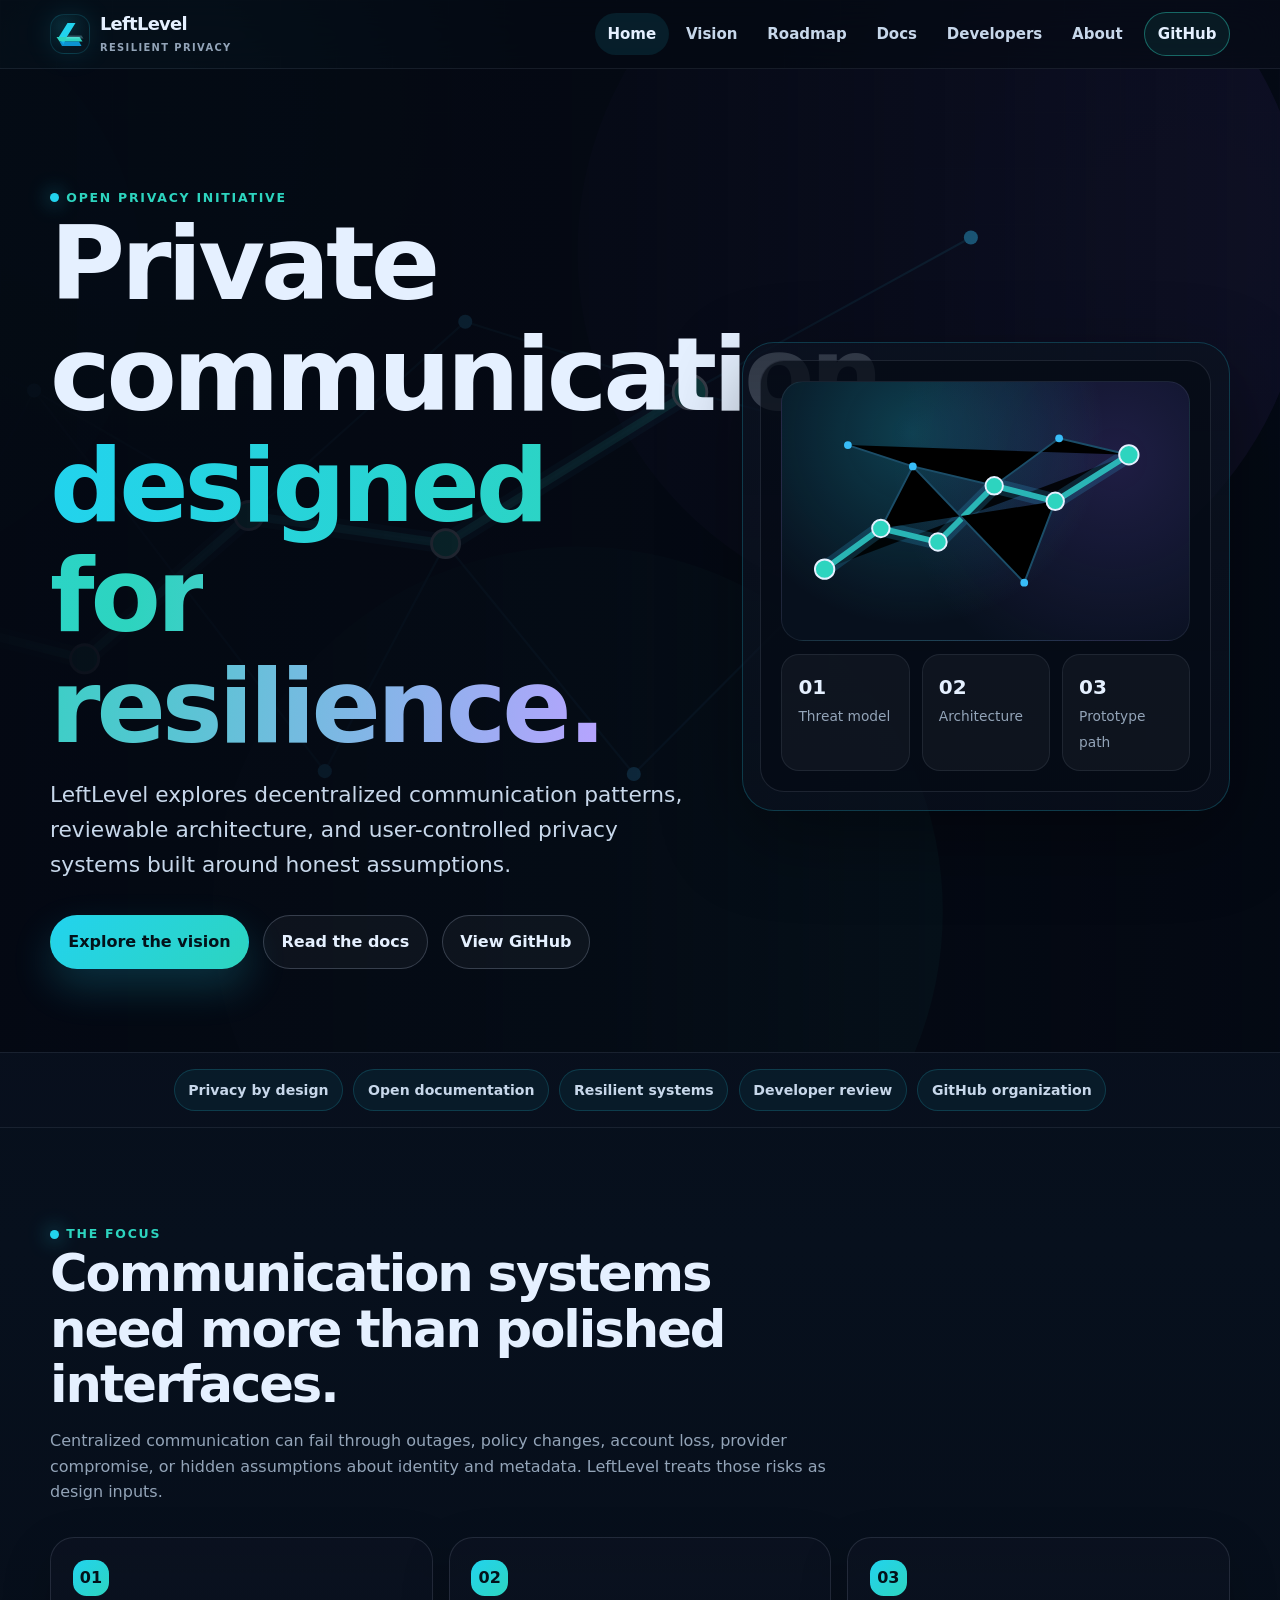
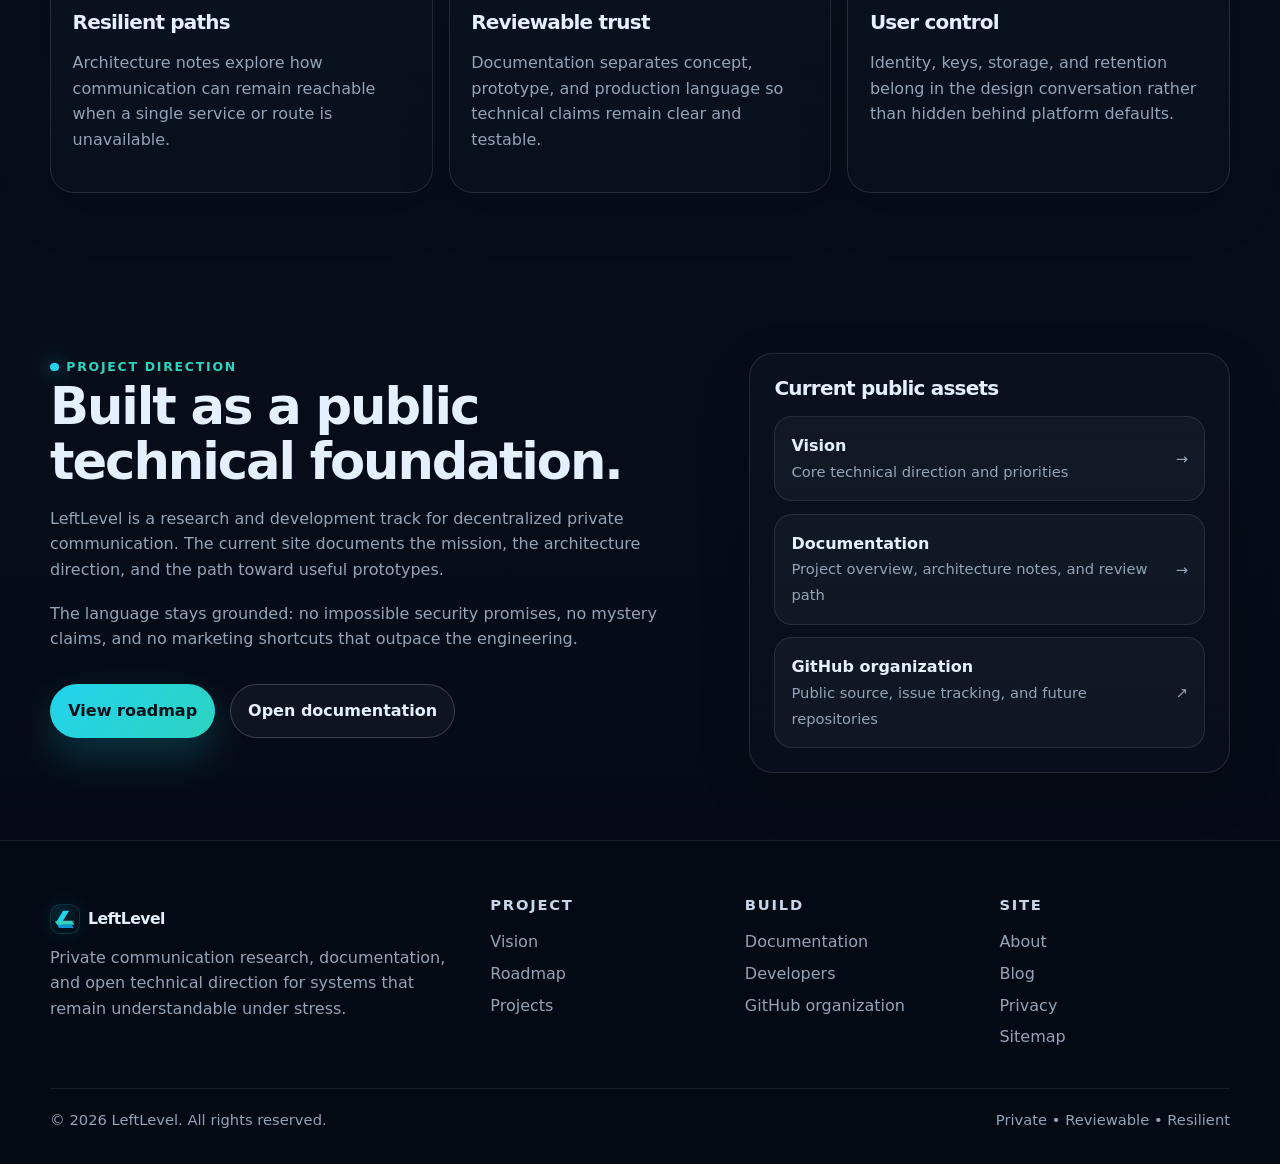
<file: index.html>
<!DOCTYPE html>

<html lang="en">
<head>
<meta charset="utf-8"/>
<meta content="width=device-width, initial-scale=1" name="viewport"/>
<title>LeftLevel | Private communication designed for resilience</title>
<meta content="LeftLevel is an open privacy initiative exploring decentralized communication patterns, reviewable architecture, and user-controlled resilience." name="description"/>
<link href="https://leftlevel.org" rel="canonical"/>
<meta content="#050A14" name="theme-color"/>
<meta content="v3.5-fixed-routes" name="leftlevel-build"/>
<meta content="website" property="og:type"/>
<meta content="LeftLevel | Private communication designed for resilience" property="og:title"/>
<meta content="LeftLevel is an open privacy initiative exploring decentralized communication patterns, reviewable architecture, and user-controlled resilience." property="og:description"/>
<meta content="https://leftlevel.org" property="og:url"/>
<meta content="https://leftlevel.org/assets/img/leftlevel-social-card.png" property="og:image"/>
<meta content="summary_large_image" name="twitter:card"/>
<meta content="LeftLevel | Private communication designed for resilience" name="twitter:title"/>
<meta content="LeftLevel is an open privacy initiative exploring decentralized communication patterns, reviewable architecture, and user-controlled resilience." name="twitter:description"/>
<meta content="https://leftlevel.org/assets/img/leftlevel-social-card.png" name="twitter:image"/>
<link href="/assets/brand/favicon.svg" rel="icon" type="image/svg+xml"/>
<link href="/assets/brand/leftlevel_icon.png" rel="apple-touch-icon"/>
<link href="/site.webmanifest" rel="manifest"/>
<link href="/assets/css/site.css?v=3.7" rel="stylesheet"/>
<script type="application/ld+json">{
  "@context": "https://schema.org",
  "@type": "Organization",
  "name": "LeftLevel",
  "url": "https://leftlevel.org",
  "logo": "https://leftlevel.org/assets/brand/leftlevel_icon.png",
  "sameAs": [
    "https://github.com/LeftLevelOrg"
  ]
}</script>
<script type="application/ld+json">{
  "@context": "https://schema.org",
  "@type": "WebSite",
  "name": "LeftLevel",
  "url": "https://leftlevel.org"
}</script>
</head>
<body>
<a class="skip-link" href="#main">Skip to content</a>
<header class="site-header">
<div class="container nav-shell">
<a aria-label="LeftLevel home" class="brand-link" href="/"><span aria-hidden="true" class="brand-mark"><svg fill="none" viewbox="0 0 64 64" xmlns="http://www.w3.org/2000/svg">
<path d="M19 53L9 39L27 10H43L25 39L19 53Z" fill="#22D3EE"></path>
<path d="M17 38H51L57 47H11L5 38H17Z" fill="#2DD4BF"></path>
<path d="M22 47H50L55 56H16L11 47H22Z" fill="#0EA5E9" opacity=".88"></path>
<path d="M28 35H55L59 41H24L28 35Z" fill="#A7F3FF" opacity=".28"></path>
</svg></span><span><span class="brand-text">LeftLevel</span><span class="brand-sub">Resilient privacy</span></span></a>
<button aria-controls="primary-navigation" aria-expanded="false" class="nav-toggle" data-nav-toggle="" type="button">Menu</button>
<nav aria-label="Primary navigation" class="primary-nav" data-primary-nav="" id="primary-navigation">
<a aria-current="page" href="/">Home</a>
<a href="/vision.html">Vision</a>
<a href="/roadmap.html">Roadmap</a>
<a href="/docs.html">Docs</a>
<a href="/developers.html">Developers</a>
<a href="/about.html">About</a>
<a class="nav-cta" href="https://github.com/LeftLevelOrg" rel="noopener" target="_blank">GitHub</a>
</nav>
</div>
</header>
<main id="main">
<section class="hero">
<div class="container hero-grid">
<div>
<span class="kicker">Open privacy initiative</span>
<h1>Private communication, <span class="gradient-text">designed for resilience.</span></h1>
<p class="lede">LeftLevel explores decentralized communication patterns, reviewable architecture, and user-controlled privacy systems built around honest assumptions.</p>
<div class="actions"><a class="button primary" href="/vision.html">Explore the vision</a><a class="button ghost" href="/docs.html">Read the docs</a><a class="button ghost" href="https://github.com/LeftLevelOrg" rel="noopener" target="_blank">View GitHub</a></div>
</div>
<aside aria-label="LeftLevel signal diagram" class="hero-panel">
<div class="signal-card">
<div class="signal-map">
<svg aria-label="Abstract decentralized routing map" role="img" viewbox="0 0 420 260">
<path d="M44 190L102 148L161 162L219 104L282 120L358 72" opacity=".82" stroke="#2DD4BF" stroke-linecap="round" stroke-width="6"></path>
<path d="M44 190L102 148L161 162L219 104L282 120L358 72" opacity=".18" stroke="#38BDF8" stroke-linecap="round" stroke-width="16"></path>
<path d="M68 62L135 84L219 104L286 55L358 72" stroke="#1B4D68" stroke-width="2"></path>
<path d="M102 148L135 84L250 204L282 120" stroke="#1B4D68" stroke-width="2"></path>
<g fill="#38BDF8"><circle cx="68" cy="62" r="4"></circle><circle cx="135" cy="84" r="4"></circle><circle cx="286" cy="55" r="4"></circle><circle cx="250" cy="204" r="4"></circle></g>
<g fill="#2DD4BF" stroke="#E5F0FF" stroke-width="2"><circle cx="44" cy="190" r="10"></circle><circle cx="102" cy="148" r="9"></circle><circle cx="161" cy="162" r="9"></circle><circle cx="219" cy="104" r="9"></circle><circle cx="282" cy="120" r="9"></circle><circle cx="358" cy="72" r="10"></circle></g>
</svg>
</div>
<div class="metric-strip"><div class="metric"><strong>01</strong><span>Threat model</span></div><div class="metric"><strong>02</strong><span>Architecture</span></div><div class="metric"><strong>03</strong><span>Prototype path</span></div></div>
</div>
</aside>
</div>
</section>
<section class="trust-strip"><div class="container"><a class="pill" href="/vision.html">Privacy by design</a><a class="pill" href="/docs.html">Open documentation</a><a class="pill" href="/roadmap.html">Resilient systems</a><a class="pill" href="/developers.html">Developer review</a><a class="pill" href="https://github.com/LeftLevelOrg" rel="noopener" target="_blank">GitHub organization</a></div></section>
<section class="section"><div class="container"><div class="section-header"><span class="eyebrow">The focus</span><h2>Communication systems need more than polished interfaces.</h2><p>Centralized communication can fail through outages, policy changes, account loss, provider compromise, or hidden assumptions about identity and metadata. LeftLevel treats those risks as design inputs.</p></div><div class="grid three"><article class="card"><div class="icon">01</div><h3>Resilient paths</h3><p>Architecture notes explore how communication can remain reachable when a single service or route is unavailable.</p></article><article class="card"><div class="icon">02</div><h3>Reviewable trust</h3><p>Documentation separates concept, prototype, and production language so technical claims remain clear and testable.</p></article><article class="card"><div class="icon">03</div><h3>User control</h3><p>Identity, keys, storage, and retention belong in the design conversation rather than hidden behind platform defaults.</p></article></div></div></section>
<section class="section section-tight"><div class="container split"><div><span class="eyebrow">Project direction</span><h2>Built as a public technical foundation.</h2><p>LeftLevel is a research and development track for decentralized private communication. The current site documents the mission, the architecture direction, and the path toward useful prototypes.</p><p>The language stays grounded: no impossible security promises, no mystery claims, and no marketing shortcuts that outpace the engineering.</p><div class="actions"><a class="button primary" href="/roadmap.html">View roadmap</a><a class="button ghost" href="/docs.html">Open documentation</a></div></div><div class="panel"><h3>Current public assets</h3><div class="link-list"><a class="link-card" href="/vision.html"><div><strong>Vision</strong><br/><span>Core technical direction and priorities</span></div><span>→</span></a><a class="link-card" href="/docs.html"><div><strong>Documentation</strong><br/><span>Project overview, architecture notes, and review path</span></div><span>→</span></a><a class="link-card" href="https://github.com/LeftLevelOrg" rel="noopener" target="_blank"><div><strong>GitHub organization</strong><br/><span>Public source, issue tracking, and future repositories</span></div><span>↗</span></a></div></div></div></section>
</main>
<footer class="site-footer">
<div class="container">
<div class="footer-grid">
<div>
<a aria-label="LeftLevel home" class="brand-link footer-logo" data-footer-logo="compact" href="/"><span aria-hidden="true" class="brand-mark"><svg fill="none" viewbox="0 0 64 64" xmlns="http://www.w3.org/2000/svg">
<path d="M19 53L9 39L27 10H43L25 39L19 53Z" fill="#22D3EE"></path>
<path d="M17 38H51L57 47H11L5 38H17Z" fill="#2DD4BF"></path>
<path d="M22 47H50L55 56H16L11 47H22Z" fill="#0EA5E9" opacity=".88"></path>
<path d="M28 35H55L59 41H24L28 35Z" fill="#A7F3FF" opacity=".28"></path>
</svg></span><span><span class="brand-text">LeftLevel</span><span class="brand-sub">Resilient privacy</span></span></a>
<p>Private communication research, documentation, and open technical direction for systems that remain understandable under stress.</p>
</div>
<div><h3>Project</h3><a href="/vision.html">Vision</a><a href="/roadmap.html">Roadmap</a><a href="/projects.html">Projects</a></div>
<div><h3>Build</h3><a href="/docs.html">Documentation</a><a href="/developers.html">Developers</a><a href="https://github.com/LeftLevelOrg" rel="noopener" target="_blank">GitHub organization</a></div>
<div><h3>Site</h3><a href="/about.html">About</a><a href="/blog.html">Blog</a><a href="/privacy.html">Privacy</a><a href="/sitemap.xml">Sitemap</a></div>
</div>
<div class="footer-bottom"><span>© <span data-current-year=""></span> LeftLevel. All rights reserved.</span><span>Private • Reviewable • Resilient</span></div>
</div>
</footer>
<script defer="" src="/assets/js/site.js?v=3.7"></script>
</body>
</html>
</file>
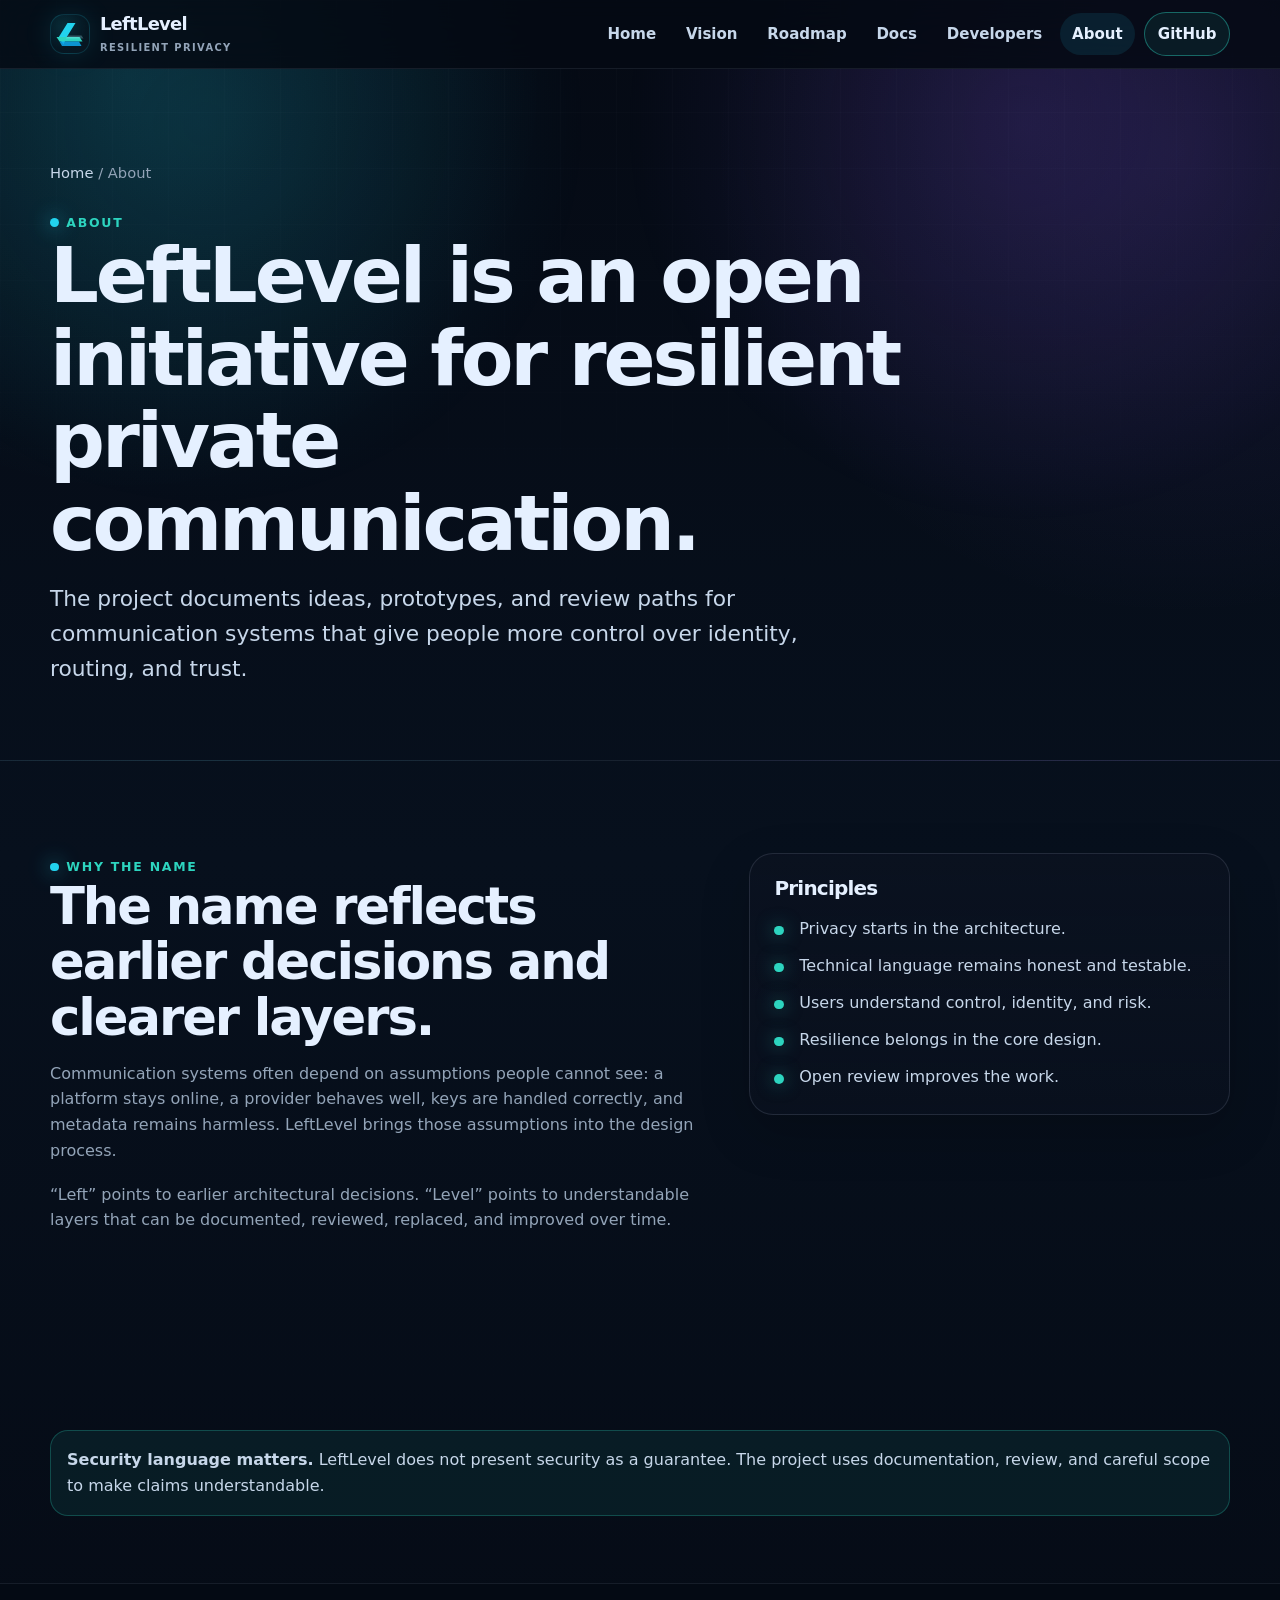
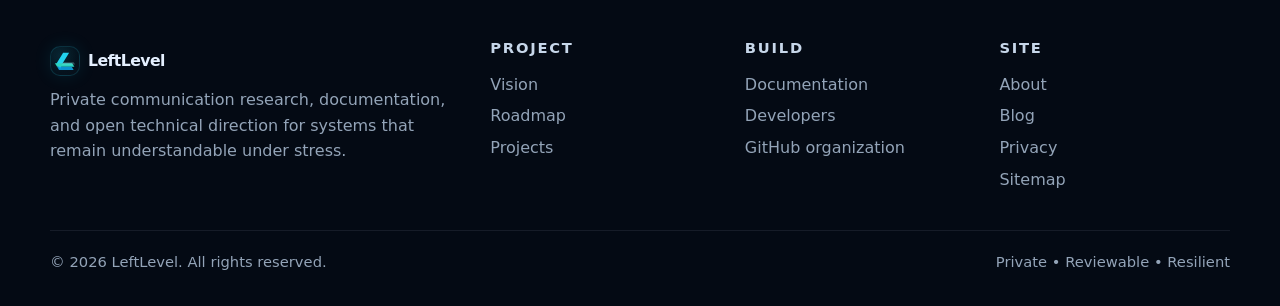
<file: about.html>
<!DOCTYPE html>

<html lang="en">
<head>
<meta charset="utf-8"/>
<meta content="width=device-width, initial-scale=1" name="viewport"/>
<title>About | LeftLevel</title>
<meta content="Learn what LeftLevel is, why it exists, and how the project approaches privacy, resilience, and reviewable design." name="description"/>
<link href="https://leftlevel.org/about.html" rel="canonical"/>
<meta content="#050A14" name="theme-color"/>
<meta content="v3.5-fixed-routes" name="leftlevel-build"/>
<meta content="website" property="og:type"/>
<meta content="About | LeftLevel" property="og:title"/>
<meta content="Learn what LeftLevel is, why it exists, and how the project approaches privacy, resilience, and reviewable design." property="og:description"/>
<meta content="https://leftlevel.org/about.html" property="og:url"/>
<meta content="https://leftlevel.org/assets/img/leftlevel-social-card.png" property="og:image"/>
<meta content="summary_large_image" name="twitter:card"/>
<meta content="About | LeftLevel" name="twitter:title"/>
<meta content="Learn what LeftLevel is, why it exists, and how the project approaches privacy, resilience, and reviewable design." name="twitter:description"/>
<meta content="https://leftlevel.org/assets/img/leftlevel-social-card.png" name="twitter:image"/>
<link href="/assets/brand/favicon.svg" rel="icon" type="image/svg+xml"/>
<link href="/assets/brand/leftlevel_icon.png" rel="apple-touch-icon"/>
<link href="/site.webmanifest" rel="manifest"/>
<link href="/assets/css/site.css?v=3.7" rel="stylesheet"/>
<script type="application/ld+json">{
  "@context": "https://schema.org",
  "@type": "Organization",
  "name": "LeftLevel",
  "url": "https://leftlevel.org",
  "logo": "https://leftlevel.org/assets/brand/leftlevel_icon.png",
  "sameAs": [
    "https://github.com/LeftLevelOrg"
  ]
}</script>
<script type="application/ld+json">{
  "@context": "https://schema.org",
  "@type": "WebSite",
  "name": "LeftLevel",
  "url": "https://leftlevel.org"
}</script>
</head>
<body>
<a class="skip-link" href="#main">Skip to content</a>
<header class="site-header">
<div class="container nav-shell">
<a aria-label="LeftLevel home" class="brand-link" href="/"><span aria-hidden="true" class="brand-mark"><svg fill="none" viewbox="0 0 64 64" xmlns="http://www.w3.org/2000/svg">
<path d="M19 53L9 39L27 10H43L25 39L19 53Z" fill="#22D3EE"></path>
<path d="M17 38H51L57 47H11L5 38H17Z" fill="#2DD4BF"></path>
<path d="M22 47H50L55 56H16L11 47H22Z" fill="#0EA5E9" opacity=".88"></path>
<path d="M28 35H55L59 41H24L28 35Z" fill="#A7F3FF" opacity=".28"></path>
</svg></span><span><span class="brand-text">LeftLevel</span><span class="brand-sub">Resilient privacy</span></span></a>
<button aria-controls="primary-navigation" aria-expanded="false" class="nav-toggle" data-nav-toggle="" type="button">Menu</button>
<nav aria-label="Primary navigation" class="primary-nav" data-primary-nav="" id="primary-navigation">
<a href="/">Home</a>
<a href="/vision.html">Vision</a>
<a href="/roadmap.html">Roadmap</a>
<a href="/docs.html">Docs</a>
<a href="/developers.html">Developers</a>
<a aria-current="page" href="/about.html">About</a>
<a class="nav-cta" href="https://github.com/LeftLevelOrg" rel="noopener" target="_blank">GitHub</a>
</nav>
</div>
</header>
<main id="main">
<section class="page-hero"><div class="container"><div class="breadcrumbs"><a href="/">Home</a> / About</div><span class="kicker">About</span><h1>LeftLevel is an open initiative for resilient private communication.</h1><p class="lede">The project documents ideas, prototypes, and review paths for communication systems that give people more control over identity, routing, and trust.</p></div></section>
<section class="section"><div class="container split"><div><span class="eyebrow">Why the name</span><h2>The name reflects earlier decisions and clearer layers.</h2><p>Communication systems often depend on assumptions people cannot see: a platform stays online, a provider behaves well, keys are handled correctly, and metadata remains harmless. LeftLevel brings those assumptions into the design process.</p><p>“Left” points to earlier architectural decisions. “Level” points to understandable layers that can be documented, reviewed, replaced, and improved over time.</p></div><div class="panel"><h3>Principles</h3><ul class="feature-list"><li>Privacy starts in the architecture.</li><li>Technical language remains honest and testable.</li><li>Users understand control, identity, and risk.</li><li>Resilience belongs in the core design.</li><li>Open review improves the work.</li></ul></div></div></section>
<section class="section section-tight"><div class="container"><div class="notice"><strong>Security language matters.</strong> LeftLevel does not present security as a guarantee. The project uses documentation, review, and careful scope to make claims understandable.</div></div></section>
</main>
<footer class="site-footer">
<div class="container">
<div class="footer-grid">
<div>
<a aria-label="LeftLevel home" class="brand-link footer-logo" data-footer-logo="compact" href="/"><span aria-hidden="true" class="brand-mark"><svg fill="none" viewbox="0 0 64 64" xmlns="http://www.w3.org/2000/svg">
<path d="M19 53L9 39L27 10H43L25 39L19 53Z" fill="#22D3EE"></path>
<path d="M17 38H51L57 47H11L5 38H17Z" fill="#2DD4BF"></path>
<path d="M22 47H50L55 56H16L11 47H22Z" fill="#0EA5E9" opacity=".88"></path>
<path d="M28 35H55L59 41H24L28 35Z" fill="#A7F3FF" opacity=".28"></path>
</svg></span><span><span class="brand-text">LeftLevel</span><span class="brand-sub">Resilient privacy</span></span></a>
<p>Private communication research, documentation, and open technical direction for systems that remain understandable under stress.</p>
</div>
<div><h3>Project</h3><a href="/vision.html">Vision</a><a href="/roadmap.html">Roadmap</a><a href="/projects.html">Projects</a></div>
<div><h3>Build</h3><a href="/docs.html">Documentation</a><a href="/developers.html">Developers</a><a href="https://github.com/LeftLevelOrg" rel="noopener" target="_blank">GitHub organization</a></div>
<div><h3>Site</h3><a href="/about.html">About</a><a href="/blog.html">Blog</a><a href="/privacy.html">Privacy</a><a href="/sitemap.xml">Sitemap</a></div>
</div>
<div class="footer-bottom"><span>© <span data-current-year=""></span> LeftLevel. All rights reserved.</span><span>Private • Reviewable • Resilient</span></div>
</div>
</footer>
<script defer="" src="/assets/js/site.js?v=3.7"></script>
</body>
</html>
</file>
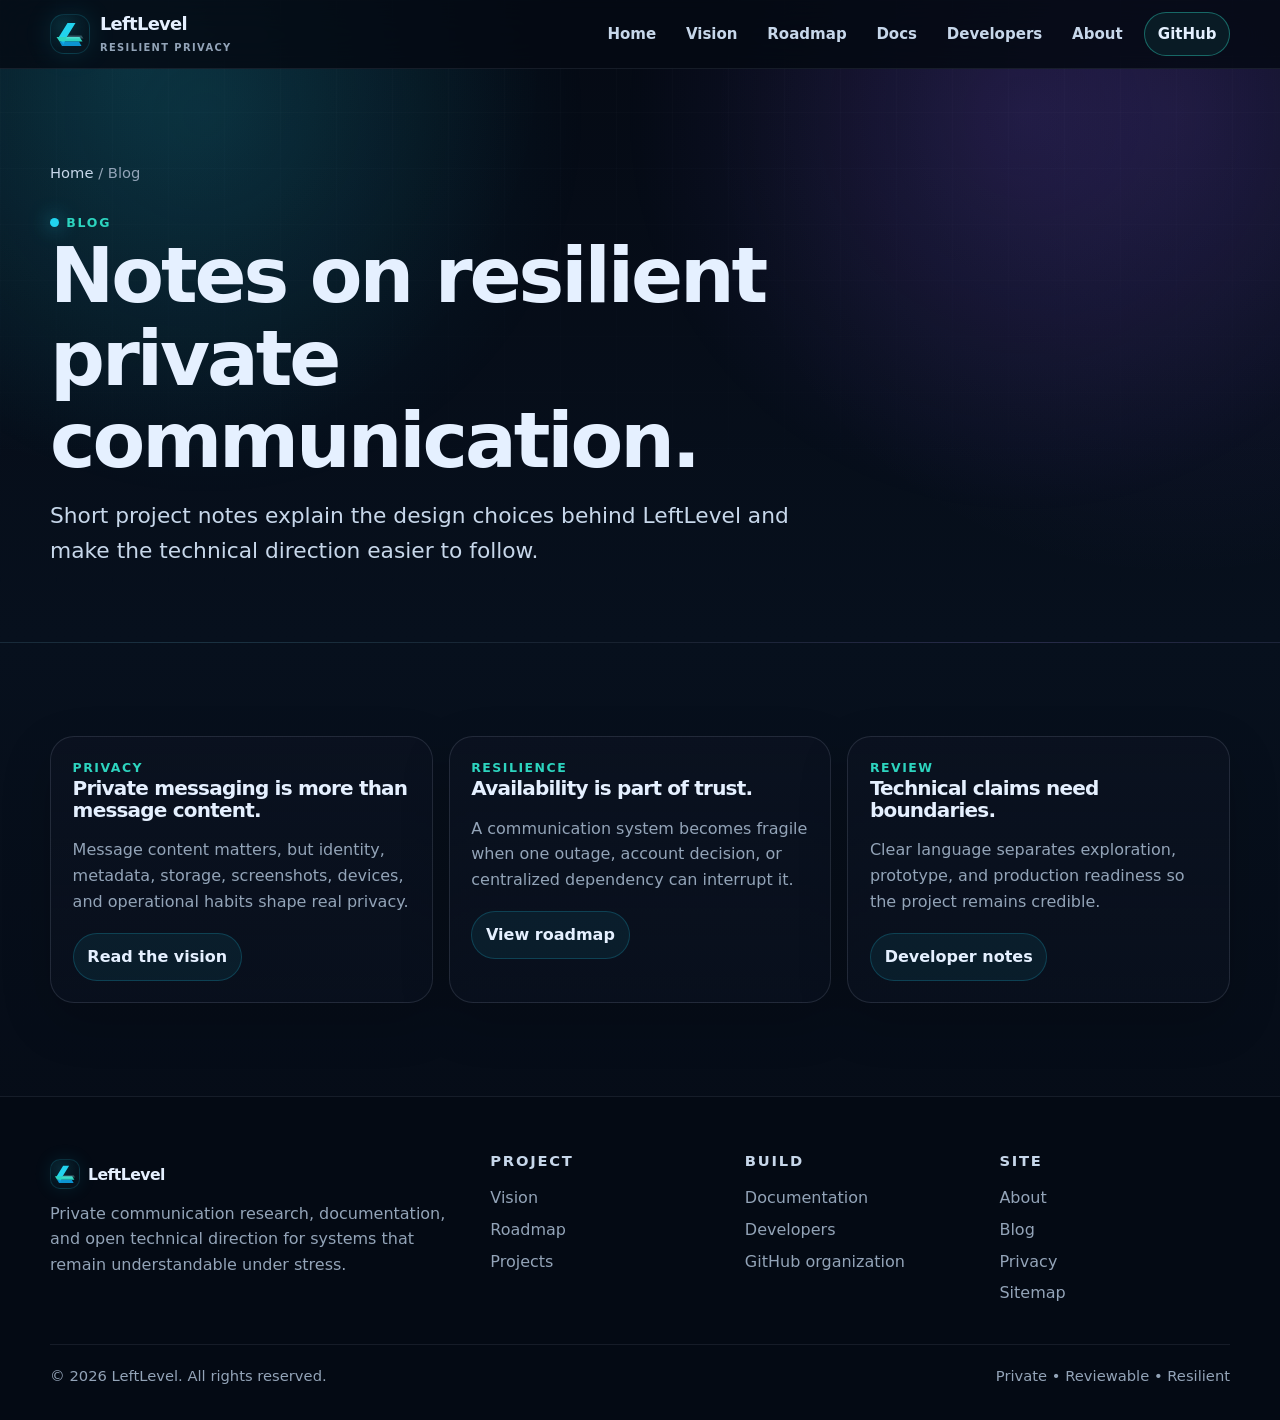
<file: blog.html>
<!DOCTYPE html>

<html lang="en">
<head>
<meta charset="utf-8"/>
<meta content="width=device-width, initial-scale=1" name="viewport"/>
<title>Blog | LeftLevel</title>
<meta content="Read project notes about private messaging, resilience, metadata, and reviewable security language." name="description"/>
<link href="https://leftlevel.org/blog.html" rel="canonical"/>
<meta content="#050A14" name="theme-color"/>
<meta content="v3.5-fixed-routes" name="leftlevel-build"/>
<meta content="website" property="og:type"/>
<meta content="Blog | LeftLevel" property="og:title"/>
<meta content="Read project notes about private messaging, resilience, metadata, and reviewable security language." property="og:description"/>
<meta content="https://leftlevel.org/blog.html" property="og:url"/>
<meta content="https://leftlevel.org/assets/img/leftlevel-social-card.png" property="og:image"/>
<meta content="summary_large_image" name="twitter:card"/>
<meta content="Blog | LeftLevel" name="twitter:title"/>
<meta content="Read project notes about private messaging, resilience, metadata, and reviewable security language." name="twitter:description"/>
<meta content="https://leftlevel.org/assets/img/leftlevel-social-card.png" name="twitter:image"/>
<link href="/assets/brand/favicon.svg" rel="icon" type="image/svg+xml"/>
<link href="/assets/brand/leftlevel_icon.png" rel="apple-touch-icon"/>
<link href="/site.webmanifest" rel="manifest"/>
<link href="/assets/css/site.css?v=3.7" rel="stylesheet"/>
<script type="application/ld+json">{
  "@context": "https://schema.org",
  "@type": "Organization",
  "name": "LeftLevel",
  "url": "https://leftlevel.org",
  "logo": "https://leftlevel.org/assets/brand/leftlevel_icon.png",
  "sameAs": [
    "https://github.com/LeftLevelOrg"
  ]
}</script>
<script type="application/ld+json">{
  "@context": "https://schema.org",
  "@type": "WebSite",
  "name": "LeftLevel",
  "url": "https://leftlevel.org"
}</script>
</head>
<body>
<a class="skip-link" href="#main">Skip to content</a>
<header class="site-header">
<div class="container nav-shell">
<a aria-label="LeftLevel home" class="brand-link" href="/"><span aria-hidden="true" class="brand-mark"><svg fill="none" viewbox="0 0 64 64" xmlns="http://www.w3.org/2000/svg">
<path d="M19 53L9 39L27 10H43L25 39L19 53Z" fill="#22D3EE"></path>
<path d="M17 38H51L57 47H11L5 38H17Z" fill="#2DD4BF"></path>
<path d="M22 47H50L55 56H16L11 47H22Z" fill="#0EA5E9" opacity=".88"></path>
<path d="M28 35H55L59 41H24L28 35Z" fill="#A7F3FF" opacity=".28"></path>
</svg></span><span><span class="brand-text">LeftLevel</span><span class="brand-sub">Resilient privacy</span></span></a>
<button aria-controls="primary-navigation" aria-expanded="false" class="nav-toggle" data-nav-toggle="" type="button">Menu</button>
<nav aria-label="Primary navigation" class="primary-nav" data-primary-nav="" id="primary-navigation">
<a href="/">Home</a>
<a href="/vision.html">Vision</a>
<a href="/roadmap.html">Roadmap</a>
<a href="/docs.html">Docs</a>
<a href="/developers.html">Developers</a>
<a href="/about.html">About</a>
<a class="nav-cta" href="https://github.com/LeftLevelOrg" rel="noopener" target="_blank">GitHub</a>
</nav>
</div>
</header>
<main id="main">
<section class="page-hero"><div class="container"><div class="breadcrumbs"><a href="/">Home</a> / Blog</div><span class="kicker">Blog</span><h1>Notes on resilient private communication.</h1><p class="lede">Short project notes explain the design choices behind LeftLevel and make the technical direction easier to follow.</p></div></section>
<section class="section"><div class="container grid three"><article class="article-card"><div class="meta">Privacy</div><h3>Private messaging is more than message content.</h3><p>Message content matters, but identity, metadata, storage, screenshots, devices, and operational habits shape real privacy.</p><a class="button subtle" href="/vision.html">Read the vision</a></article><article class="article-card"><div class="meta">Resilience</div><h3>Availability is part of trust.</h3><p>A communication system becomes fragile when one outage, account decision, or centralized dependency can interrupt it.</p><a class="button subtle" href="/roadmap.html">View roadmap</a></article><article class="article-card"><div class="meta">Review</div><h3>Technical claims need boundaries.</h3><p>Clear language separates exploration, prototype, and production readiness so the project remains credible.</p><a class="button subtle" href="/developers.html">Developer notes</a></article></div></section>
</main>
<footer class="site-footer">
<div class="container">
<div class="footer-grid">
<div>
<a aria-label="LeftLevel home" class="brand-link footer-logo" data-footer-logo="compact" href="/"><span aria-hidden="true" class="brand-mark"><svg fill="none" viewbox="0 0 64 64" xmlns="http://www.w3.org/2000/svg">
<path d="M19 53L9 39L27 10H43L25 39L19 53Z" fill="#22D3EE"></path>
<path d="M17 38H51L57 47H11L5 38H17Z" fill="#2DD4BF"></path>
<path d="M22 47H50L55 56H16L11 47H22Z" fill="#0EA5E9" opacity=".88"></path>
<path d="M28 35H55L59 41H24L28 35Z" fill="#A7F3FF" opacity=".28"></path>
</svg></span><span><span class="brand-text">LeftLevel</span><span class="brand-sub">Resilient privacy</span></span></a>
<p>Private communication research, documentation, and open technical direction for systems that remain understandable under stress.</p>
</div>
<div><h3>Project</h3><a href="/vision.html">Vision</a><a href="/roadmap.html">Roadmap</a><a href="/projects.html">Projects</a></div>
<div><h3>Build</h3><a href="/docs.html">Documentation</a><a href="/developers.html">Developers</a><a href="https://github.com/LeftLevelOrg" rel="noopener" target="_blank">GitHub organization</a></div>
<div><h3>Site</h3><a href="/about.html">About</a><a href="/blog.html">Blog</a><a href="/privacy.html">Privacy</a><a href="/sitemap.xml">Sitemap</a></div>
</div>
<div class="footer-bottom"><span>© <span data-current-year=""></span> LeftLevel. All rights reserved.</span><span>Private • Reviewable • Resilient</span></div>
</div>
</footer>
<script defer="" src="/assets/js/site.js?v=3.7"></script>
</body>
</html>
</file>
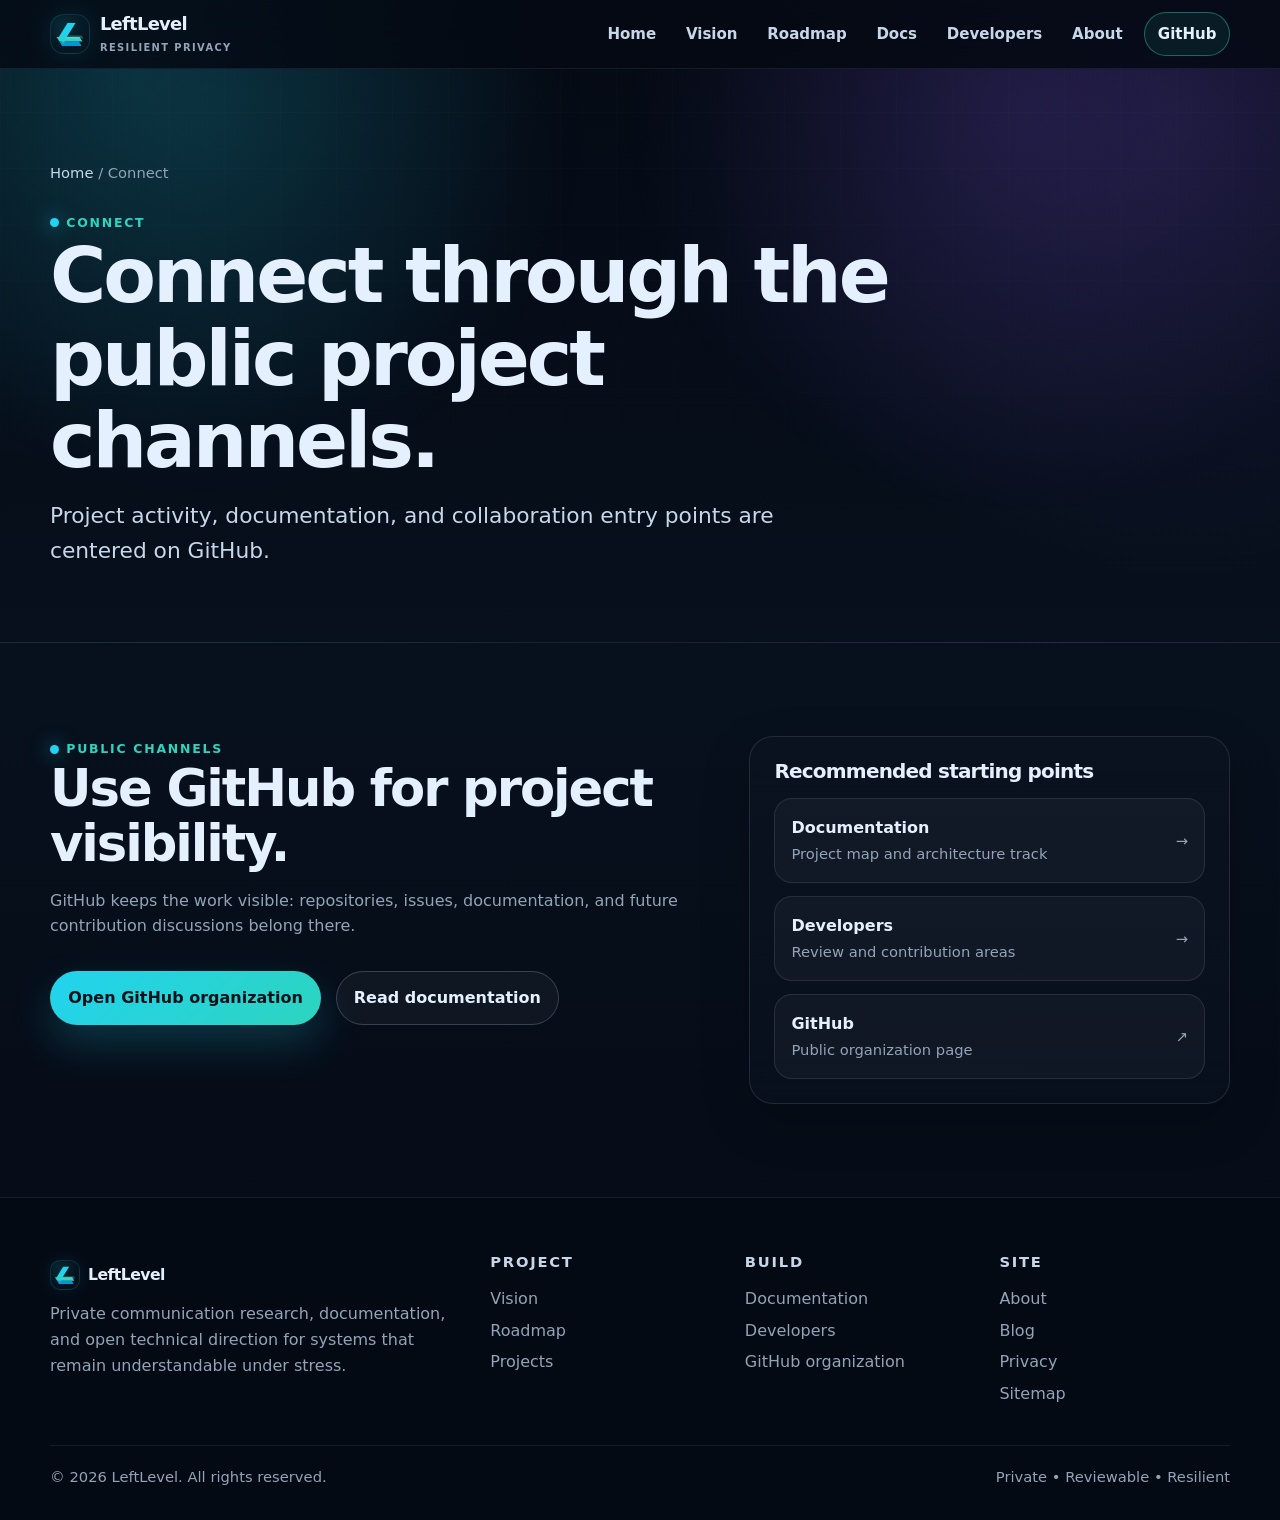
<file: contact.html>
<!DOCTYPE html>

<html lang="en">
<head>
<meta charset="utf-8"/>
<meta content="width=device-width, initial-scale=1" name="viewport"/>
<title>Connect | LeftLevel</title>
<meta content="Connect with LeftLevel through public project channels and GitHub." name="description"/>
<link href="https://leftlevel.org/contact.html" rel="canonical"/>
<meta content="#050A14" name="theme-color"/>
<meta content="v3.5-fixed-routes" name="leftlevel-build"/>
<meta content="website" property="og:type"/>
<meta content="Connect | LeftLevel" property="og:title"/>
<meta content="Connect with LeftLevel through public project channels and GitHub." property="og:description"/>
<meta content="https://leftlevel.org/contact.html" property="og:url"/>
<meta content="https://leftlevel.org/assets/img/leftlevel-social-card.png" property="og:image"/>
<meta content="summary_large_image" name="twitter:card"/>
<meta content="Connect | LeftLevel" name="twitter:title"/>
<meta content="Connect with LeftLevel through public project channels and GitHub." name="twitter:description"/>
<meta content="https://leftlevel.org/assets/img/leftlevel-social-card.png" name="twitter:image"/>
<link href="/assets/brand/favicon.svg" rel="icon" type="image/svg+xml"/>
<link href="/assets/brand/leftlevel_icon.png" rel="apple-touch-icon"/>
<link href="/site.webmanifest" rel="manifest"/>
<link href="/assets/css/site.css?v=3.7" rel="stylesheet"/>
<script type="application/ld+json">{
  "@context": "https://schema.org",
  "@type": "Organization",
  "name": "LeftLevel",
  "url": "https://leftlevel.org",
  "logo": "https://leftlevel.org/assets/brand/leftlevel_icon.png",
  "sameAs": [
    "https://github.com/LeftLevelOrg"
  ]
}</script>
<script type="application/ld+json">{
  "@context": "https://schema.org",
  "@type": "WebSite",
  "name": "LeftLevel",
  "url": "https://leftlevel.org"
}</script>
</head>
<body>
<a class="skip-link" href="#main">Skip to content</a>
<header class="site-header">
<div class="container nav-shell">
<a aria-label="LeftLevel home" class="brand-link" href="/"><span aria-hidden="true" class="brand-mark"><svg fill="none" viewbox="0 0 64 64" xmlns="http://www.w3.org/2000/svg">
<path d="M19 53L9 39L27 10H43L25 39L19 53Z" fill="#22D3EE"></path>
<path d="M17 38H51L57 47H11L5 38H17Z" fill="#2DD4BF"></path>
<path d="M22 47H50L55 56H16L11 47H22Z" fill="#0EA5E9" opacity=".88"></path>
<path d="M28 35H55L59 41H24L28 35Z" fill="#A7F3FF" opacity=".28"></path>
</svg></span><span><span class="brand-text">LeftLevel</span><span class="brand-sub">Resilient privacy</span></span></a>
<button aria-controls="primary-navigation" aria-expanded="false" class="nav-toggle" data-nav-toggle="" type="button">Menu</button>
<nav aria-label="Primary navigation" class="primary-nav" data-primary-nav="" id="primary-navigation">
<a href="/">Home</a>
<a href="/vision.html">Vision</a>
<a href="/roadmap.html">Roadmap</a>
<a href="/docs.html">Docs</a>
<a href="/developers.html">Developers</a>
<a href="/about.html">About</a>
<a class="nav-cta" href="https://github.com/LeftLevelOrg" rel="noopener" target="_blank">GitHub</a>
</nav>
</div>
</header>
<main id="main">
<section class="page-hero"><div class="container"><div class="breadcrumbs"><a href="/">Home</a> / Connect</div><span class="kicker">Connect</span><h1>Connect through the public project channels.</h1><p class="lede">Project activity, documentation, and collaboration entry points are centered on GitHub.</p></div></section>
<section class="section"><div class="container split"><div><span class="eyebrow">Public channels</span><h2>Use GitHub for project visibility.</h2><p>GitHub keeps the work visible: repositories, issues, documentation, and future contribution discussions belong there.</p><div class="actions"><a class="button primary" href="https://github.com/LeftLevelOrg" rel="noopener" target="_blank">Open GitHub organization</a><a class="button ghost" href="/docs.html">Read documentation</a></div></div><div class="panel"><h3>Recommended starting points</h3><div class="link-list"><a class="link-card" href="/docs.html"><div><strong>Documentation</strong><br/><span>Project map and architecture track</span></div><span>→</span></a><a class="link-card" href="/developers.html"><div><strong>Developers</strong><br/><span>Review and contribution areas</span></div><span>→</span></a><a class="link-card" href="https://github.com/LeftLevelOrg" rel="noopener" target="_blank"><div><strong>GitHub</strong><br/><span>Public organization page</span></div><span>↗</span></a></div></div></div></section>
</main>
<footer class="site-footer">
<div class="container">
<div class="footer-grid">
<div>
<a aria-label="LeftLevel home" class="brand-link footer-logo" data-footer-logo="compact" href="/"><span aria-hidden="true" class="brand-mark"><svg fill="none" viewbox="0 0 64 64" xmlns="http://www.w3.org/2000/svg">
<path d="M19 53L9 39L27 10H43L25 39L19 53Z" fill="#22D3EE"></path>
<path d="M17 38H51L57 47H11L5 38H17Z" fill="#2DD4BF"></path>
<path d="M22 47H50L55 56H16L11 47H22Z" fill="#0EA5E9" opacity=".88"></path>
<path d="M28 35H55L59 41H24L28 35Z" fill="#A7F3FF" opacity=".28"></path>
</svg></span><span><span class="brand-text">LeftLevel</span><span class="brand-sub">Resilient privacy</span></span></a>
<p>Private communication research, documentation, and open technical direction for systems that remain understandable under stress.</p>
</div>
<div><h3>Project</h3><a href="/vision.html">Vision</a><a href="/roadmap.html">Roadmap</a><a href="/projects.html">Projects</a></div>
<div><h3>Build</h3><a href="/docs.html">Documentation</a><a href="/developers.html">Developers</a><a href="https://github.com/LeftLevelOrg" rel="noopener" target="_blank">GitHub organization</a></div>
<div><h3>Site</h3><a href="/about.html">About</a><a href="/blog.html">Blog</a><a href="/privacy.html">Privacy</a><a href="/sitemap.xml">Sitemap</a></div>
</div>
<div class="footer-bottom"><span>© <span data-current-year=""></span> LeftLevel. All rights reserved.</span><span>Private • Reviewable • Resilient</span></div>
</div>
</footer>
<script defer="" src="/assets/js/site.js?v=3.7"></script>
</body>
</html>
</file>
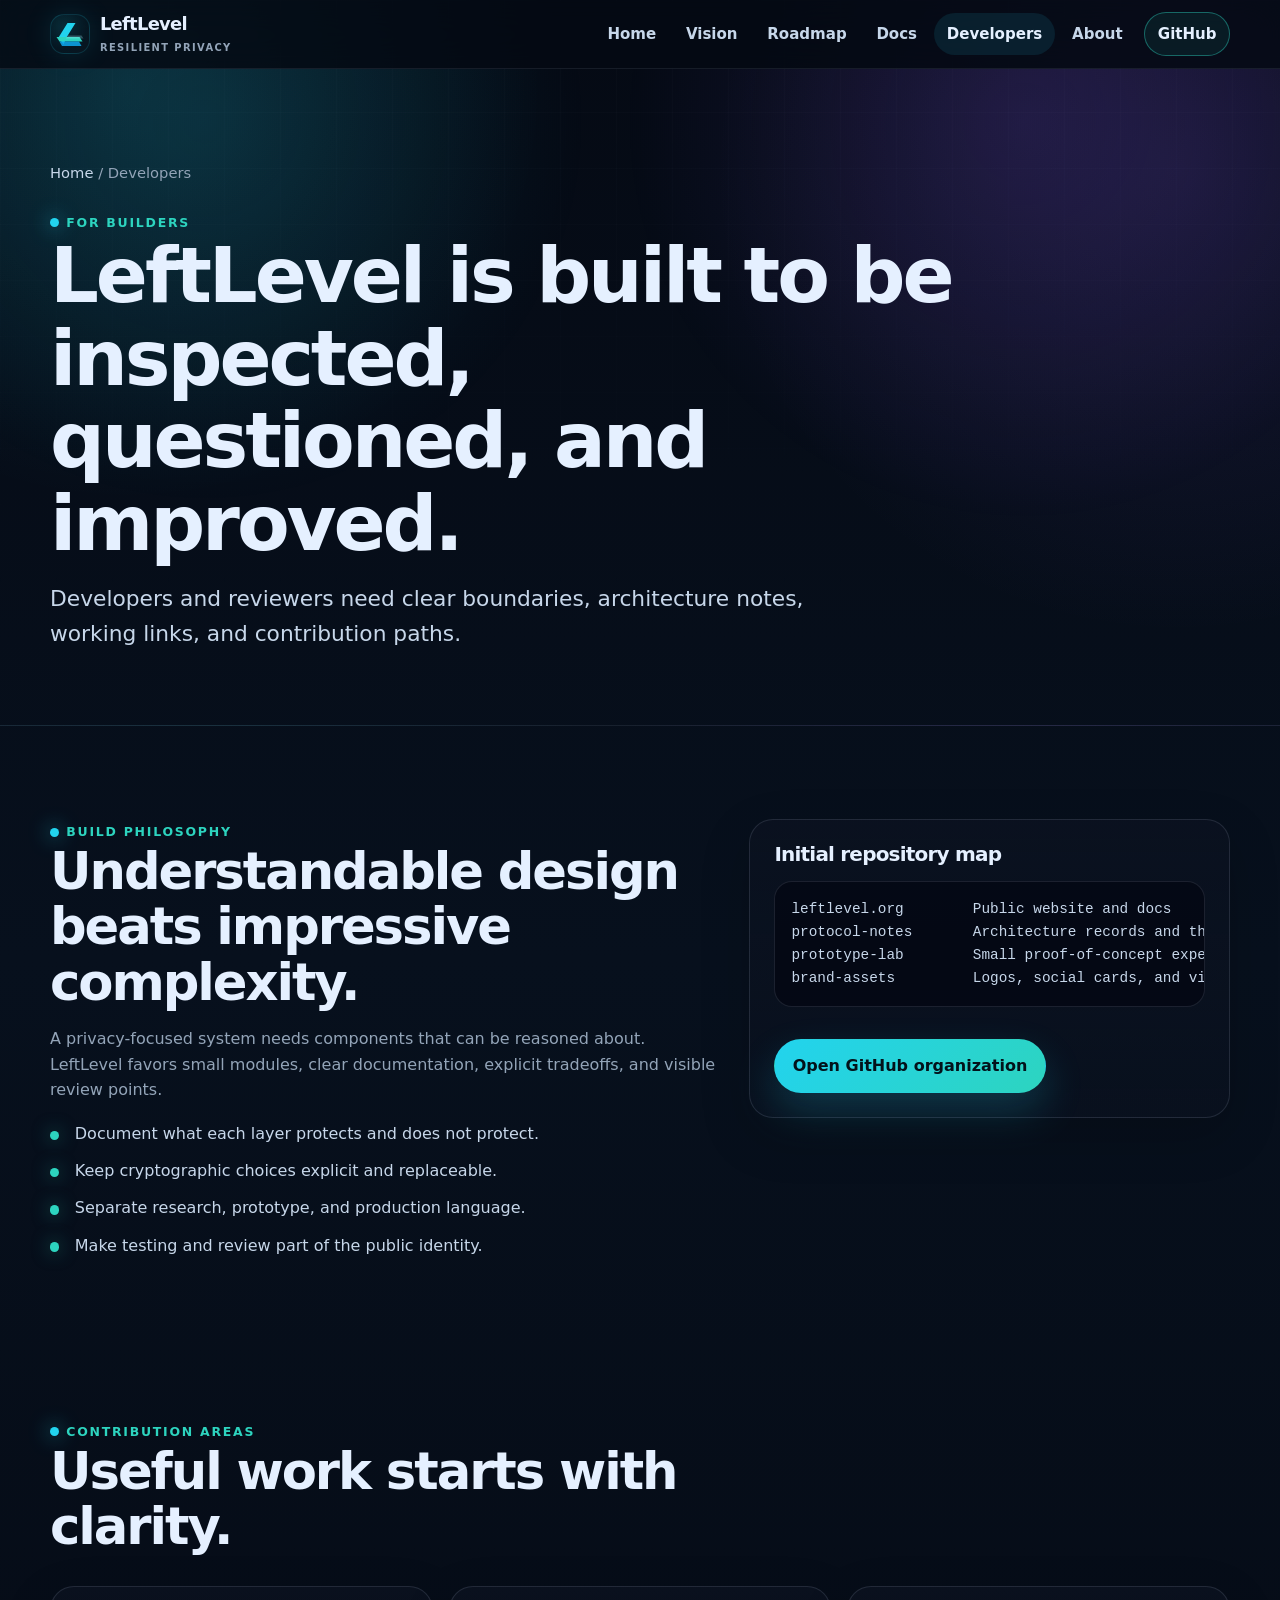
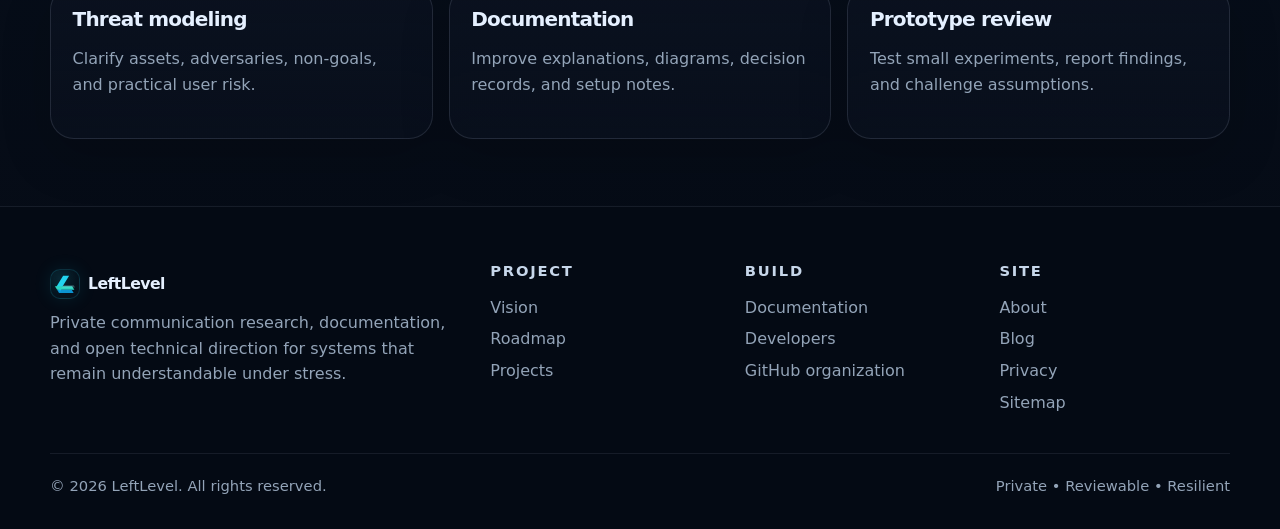
<file: developers.html>
<!DOCTYPE html>

<html lang="en">
<head>
<meta charset="utf-8"/>
<meta content="width=device-width, initial-scale=1" name="viewport"/>
<title>Developers | LeftLevel</title>
<meta content="Developer notes for LeftLevel, including architecture goals, contribution areas, review philosophy, and GitHub links." name="description"/>
<link href="https://leftlevel.org/developers.html" rel="canonical"/>
<meta content="#050A14" name="theme-color"/>
<meta content="v3.5-fixed-routes" name="leftlevel-build"/>
<meta content="website" property="og:type"/>
<meta content="Developers | LeftLevel" property="og:title"/>
<meta content="Developer notes for LeftLevel, including architecture goals, contribution areas, review philosophy, and GitHub links." property="og:description"/>
<meta content="https://leftlevel.org/developers.html" property="og:url"/>
<meta content="https://leftlevel.org/assets/img/leftlevel-social-card.png" property="og:image"/>
<meta content="summary_large_image" name="twitter:card"/>
<meta content="Developers | LeftLevel" name="twitter:title"/>
<meta content="Developer notes for LeftLevel, including architecture goals, contribution areas, review philosophy, and GitHub links." name="twitter:description"/>
<meta content="https://leftlevel.org/assets/img/leftlevel-social-card.png" name="twitter:image"/>
<link href="/assets/brand/favicon.svg" rel="icon" type="image/svg+xml"/>
<link href="/assets/brand/leftlevel_icon.png" rel="apple-touch-icon"/>
<link href="/site.webmanifest" rel="manifest"/>
<link href="/assets/css/site.css?v=3.7" rel="stylesheet"/>
<script type="application/ld+json">{
  "@context": "https://schema.org",
  "@type": "Organization",
  "name": "LeftLevel",
  "url": "https://leftlevel.org",
  "logo": "https://leftlevel.org/assets/brand/leftlevel_icon.png",
  "sameAs": [
    "https://github.com/LeftLevelOrg"
  ]
}</script>
<script type="application/ld+json">{
  "@context": "https://schema.org",
  "@type": "WebSite",
  "name": "LeftLevel",
  "url": "https://leftlevel.org"
}</script>
</head>
<body>
<a class="skip-link" href="#main">Skip to content</a>
<header class="site-header">
<div class="container nav-shell">
<a aria-label="LeftLevel home" class="brand-link" href="/"><span aria-hidden="true" class="brand-mark"><svg fill="none" viewbox="0 0 64 64" xmlns="http://www.w3.org/2000/svg">
<path d="M19 53L9 39L27 10H43L25 39L19 53Z" fill="#22D3EE"></path>
<path d="M17 38H51L57 47H11L5 38H17Z" fill="#2DD4BF"></path>
<path d="M22 47H50L55 56H16L11 47H22Z" fill="#0EA5E9" opacity=".88"></path>
<path d="M28 35H55L59 41H24L28 35Z" fill="#A7F3FF" opacity=".28"></path>
</svg></span><span><span class="brand-text">LeftLevel</span><span class="brand-sub">Resilient privacy</span></span></a>
<button aria-controls="primary-navigation" aria-expanded="false" class="nav-toggle" data-nav-toggle="" type="button">Menu</button>
<nav aria-label="Primary navigation" class="primary-nav" data-primary-nav="" id="primary-navigation">
<a href="/">Home</a>
<a href="/vision.html">Vision</a>
<a href="/roadmap.html">Roadmap</a>
<a href="/docs.html">Docs</a>
<a aria-current="page" href="/developers.html">Developers</a>
<a href="/about.html">About</a>
<a class="nav-cta" href="https://github.com/LeftLevelOrg" rel="noopener" target="_blank">GitHub</a>
</nav>
</div>
</header>
<main id="main">
<section class="page-hero"><div class="container"><div class="breadcrumbs"><a href="/">Home</a> / Developers</div><span class="kicker">For builders</span><h1>LeftLevel is built to be inspected, questioned, and improved.</h1><p class="lede">Developers and reviewers need clear boundaries, architecture notes, working links, and contribution paths.</p></div></section>
<section class="section"><div class="container split"><div><span class="eyebrow">Build philosophy</span><h2>Understandable design beats impressive complexity.</h2><p>A privacy-focused system needs components that can be reasoned about. LeftLevel favors small modules, clear documentation, explicit tradeoffs, and visible review points.</p><ul class="feature-list"><li>Document what each layer protects and does not protect.</li><li>Keep cryptographic choices explicit and replaceable.</li><li>Separate research, prototype, and production language.</li><li>Make testing and review part of the public identity.</li></ul></div><div class="panel"><h3>Initial repository map</h3><div class="codebox"><pre>leftlevel.org        Public website and docs
protocol-notes       Architecture records and threat model
prototype-lab        Small proof-of-concept experiments
brand-assets         Logos, social cards, and visual system</pre></div><div class="actions"><a class="button primary" href="https://github.com/LeftLevelOrg" rel="noopener" target="_blank">Open GitHub organization</a></div></div></div></section>
<section class="section section-tight"><div class="container"><div class="section-header"><span class="eyebrow">Contribution areas</span><h2>Useful work starts with clarity.</h2></div><div class="grid three"><article class="card"><h3>Threat modeling</h3><p>Clarify assets, adversaries, non-goals, and practical user risk.</p></article><article class="card"><h3>Documentation</h3><p>Improve explanations, diagrams, decision records, and setup notes.</p></article><article class="card"><h3>Prototype review</h3><p>Test small experiments, report findings, and challenge assumptions.</p></article></div></div></section>
</main>
<footer class="site-footer">
<div class="container">
<div class="footer-grid">
<div>
<a aria-label="LeftLevel home" class="brand-link footer-logo" data-footer-logo="compact" href="/"><span aria-hidden="true" class="brand-mark"><svg fill="none" viewbox="0 0 64 64" xmlns="http://www.w3.org/2000/svg">
<path d="M19 53L9 39L27 10H43L25 39L19 53Z" fill="#22D3EE"></path>
<path d="M17 38H51L57 47H11L5 38H17Z" fill="#2DD4BF"></path>
<path d="M22 47H50L55 56H16L11 47H22Z" fill="#0EA5E9" opacity=".88"></path>
<path d="M28 35H55L59 41H24L28 35Z" fill="#A7F3FF" opacity=".28"></path>
</svg></span><span><span class="brand-text">LeftLevel</span><span class="brand-sub">Resilient privacy</span></span></a>
<p>Private communication research, documentation, and open technical direction for systems that remain understandable under stress.</p>
</div>
<div><h3>Project</h3><a href="/vision.html">Vision</a><a href="/roadmap.html">Roadmap</a><a href="/projects.html">Projects</a></div>
<div><h3>Build</h3><a href="/docs.html">Documentation</a><a href="/developers.html">Developers</a><a href="https://github.com/LeftLevelOrg" rel="noopener" target="_blank">GitHub organization</a></div>
<div><h3>Site</h3><a href="/about.html">About</a><a href="/blog.html">Blog</a><a href="/privacy.html">Privacy</a><a href="/sitemap.xml">Sitemap</a></div>
</div>
<div class="footer-bottom"><span>© <span data-current-year=""></span> LeftLevel. All rights reserved.</span><span>Private • Reviewable • Resilient</span></div>
</div>
</footer>
<script defer="" src="/assets/js/site.js?v=3.7"></script>
</body>
</html>
</file>
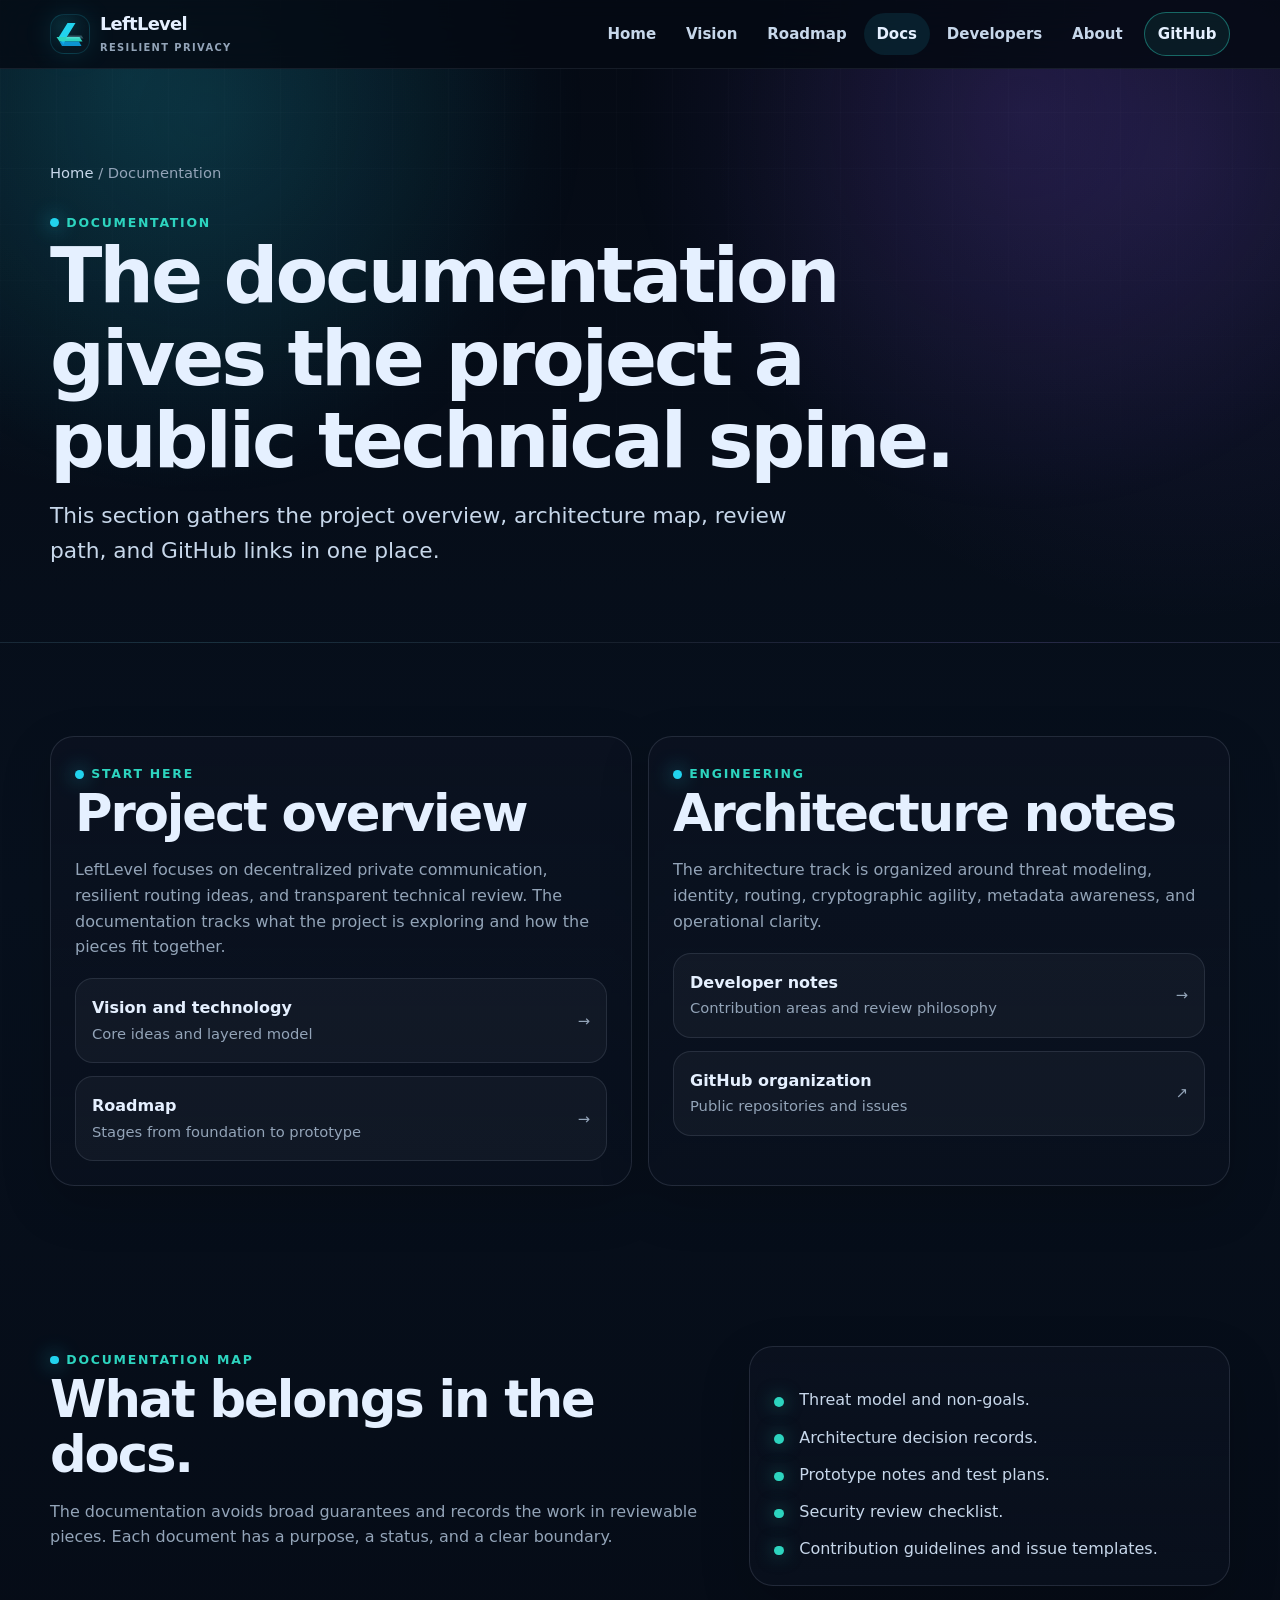
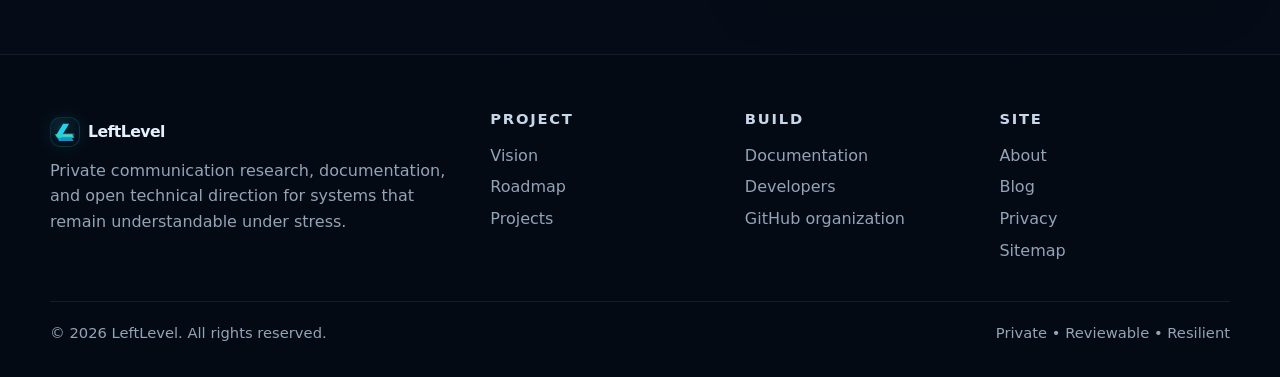
<file: docs.html>
<!DOCTYPE html>

<html lang="en">
<head>
<meta charset="utf-8"/>
<meta content="width=device-width, initial-scale=1" name="viewport"/>
<title>Documentation | LeftLevel</title>
<meta content="Read the LeftLevel documentation map, architecture notes, review path, and GitHub organization links." name="description"/>
<link href="https://leftlevel.org/docs.html" rel="canonical"/>
<meta content="#050A14" name="theme-color"/>
<meta content="v3.5-fixed-routes" name="leftlevel-build"/>
<meta content="website" property="og:type"/>
<meta content="Documentation | LeftLevel" property="og:title"/>
<meta content="Read the LeftLevel documentation map, architecture notes, review path, and GitHub organization links." property="og:description"/>
<meta content="https://leftlevel.org/docs.html" property="og:url"/>
<meta content="https://leftlevel.org/assets/img/leftlevel-social-card.png" property="og:image"/>
<meta content="summary_large_image" name="twitter:card"/>
<meta content="Documentation | LeftLevel" name="twitter:title"/>
<meta content="Read the LeftLevel documentation map, architecture notes, review path, and GitHub organization links." name="twitter:description"/>
<meta content="https://leftlevel.org/assets/img/leftlevel-social-card.png" name="twitter:image"/>
<link href="/assets/brand/favicon.svg" rel="icon" type="image/svg+xml"/>
<link href="/assets/brand/leftlevel_icon.png" rel="apple-touch-icon"/>
<link href="/site.webmanifest" rel="manifest"/>
<link href="/assets/css/site.css?v=3.7" rel="stylesheet"/>
<script type="application/ld+json">{
  "@context": "https://schema.org",
  "@type": "Organization",
  "name": "LeftLevel",
  "url": "https://leftlevel.org",
  "logo": "https://leftlevel.org/assets/brand/leftlevel_icon.png",
  "sameAs": [
    "https://github.com/LeftLevelOrg"
  ]
}</script>
<script type="application/ld+json">{
  "@context": "https://schema.org",
  "@type": "WebSite",
  "name": "LeftLevel",
  "url": "https://leftlevel.org"
}</script>
</head>
<body>
<a class="skip-link" href="#main">Skip to content</a>
<header class="site-header">
<div class="container nav-shell">
<a aria-label="LeftLevel home" class="brand-link" href="/"><span aria-hidden="true" class="brand-mark"><svg fill="none" viewbox="0 0 64 64" xmlns="http://www.w3.org/2000/svg">
<path d="M19 53L9 39L27 10H43L25 39L19 53Z" fill="#22D3EE"></path>
<path d="M17 38H51L57 47H11L5 38H17Z" fill="#2DD4BF"></path>
<path d="M22 47H50L55 56H16L11 47H22Z" fill="#0EA5E9" opacity=".88"></path>
<path d="M28 35H55L59 41H24L28 35Z" fill="#A7F3FF" opacity=".28"></path>
</svg></span><span><span class="brand-text">LeftLevel</span><span class="brand-sub">Resilient privacy</span></span></a>
<button aria-controls="primary-navigation" aria-expanded="false" class="nav-toggle" data-nav-toggle="" type="button">Menu</button>
<nav aria-label="Primary navigation" class="primary-nav" data-primary-nav="" id="primary-navigation">
<a href="/">Home</a>
<a href="/vision.html">Vision</a>
<a href="/roadmap.html">Roadmap</a>
<a aria-current="page" href="/docs.html">Docs</a>
<a href="/developers.html">Developers</a>
<a href="/about.html">About</a>
<a class="nav-cta" href="https://github.com/LeftLevelOrg" rel="noopener" target="_blank">GitHub</a>
</nav>
</div>
</header>
<main id="main">
<section class="page-hero"><div class="container"><div class="breadcrumbs"><a href="/">Home</a> / Documentation</div><span class="kicker">Documentation</span><h1>The documentation gives the project a public technical spine.</h1><p class="lede">This section gathers the project overview, architecture map, review path, and GitHub links in one place.</p></div></section>
<section class="section"><div class="container grid two"><article class="doc-block"><span class="eyebrow">Start here</span><h2>Project overview</h2><p>LeftLevel focuses on decentralized private communication, resilient routing ideas, and transparent technical review. The documentation tracks what the project is exploring and how the pieces fit together.</p><div class="link-list"><a class="link-card" href="/vision.html"><div><strong>Vision and technology</strong><br/><span>Core ideas and layered model</span></div><span>→</span></a><a class="link-card" href="/roadmap.html"><div><strong>Roadmap</strong><br/><span>Stages from foundation to prototype</span></div><span>→</span></a></div></article><article class="doc-block"><span class="eyebrow">Engineering</span><h2>Architecture notes</h2><p>The architecture track is organized around threat modeling, identity, routing, cryptographic agility, metadata awareness, and operational clarity.</p><div class="link-list"><a class="link-card" href="/developers.html"><div><strong>Developer notes</strong><br/><span>Contribution areas and review philosophy</span></div><span>→</span></a><a class="link-card" href="https://github.com/LeftLevelOrg" rel="noopener" target="_blank"><div><strong>GitHub organization</strong><br/><span>Public repositories and issues</span></div><span>↗</span></a></div></article></div></section>
<section class="section section-tight"><div class="container split"><div><span class="eyebrow">Documentation map</span><h2>What belongs in the docs.</h2><p>The documentation avoids broad guarantees and records the work in reviewable pieces. Each document has a purpose, a status, and a clear boundary.</p></div><div class="panel"><ul class="feature-list"><li>Threat model and non-goals.</li><li>Architecture decision records.</li><li>Prototype notes and test plans.</li><li>Security review checklist.</li><li>Contribution guidelines and issue templates.</li></ul></div></div></section>
</main>
<footer class="site-footer">
<div class="container">
<div class="footer-grid">
<div>
<a aria-label="LeftLevel home" class="brand-link footer-logo" data-footer-logo="compact" href="/"><span aria-hidden="true" class="brand-mark"><svg fill="none" viewbox="0 0 64 64" xmlns="http://www.w3.org/2000/svg">
<path d="M19 53L9 39L27 10H43L25 39L19 53Z" fill="#22D3EE"></path>
<path d="M17 38H51L57 47H11L5 38H17Z" fill="#2DD4BF"></path>
<path d="M22 47H50L55 56H16L11 47H22Z" fill="#0EA5E9" opacity=".88"></path>
<path d="M28 35H55L59 41H24L28 35Z" fill="#A7F3FF" opacity=".28"></path>
</svg></span><span><span class="brand-text">LeftLevel</span><span class="brand-sub">Resilient privacy</span></span></a>
<p>Private communication research, documentation, and open technical direction for systems that remain understandable under stress.</p>
</div>
<div><h3>Project</h3><a href="/vision.html">Vision</a><a href="/roadmap.html">Roadmap</a><a href="/projects.html">Projects</a></div>
<div><h3>Build</h3><a href="/docs.html">Documentation</a><a href="/developers.html">Developers</a><a href="https://github.com/LeftLevelOrg" rel="noopener" target="_blank">GitHub organization</a></div>
<div><h3>Site</h3><a href="/about.html">About</a><a href="/blog.html">Blog</a><a href="/privacy.html">Privacy</a><a href="/sitemap.xml">Sitemap</a></div>
</div>
<div class="footer-bottom"><span>© <span data-current-year=""></span> LeftLevel. All rights reserved.</span><span>Private • Reviewable • Resilient</span></div>
</div>
</footer>
<script defer="" src="/assets/js/site.js?v=3.7"></script>
</body>
</html>
</file>
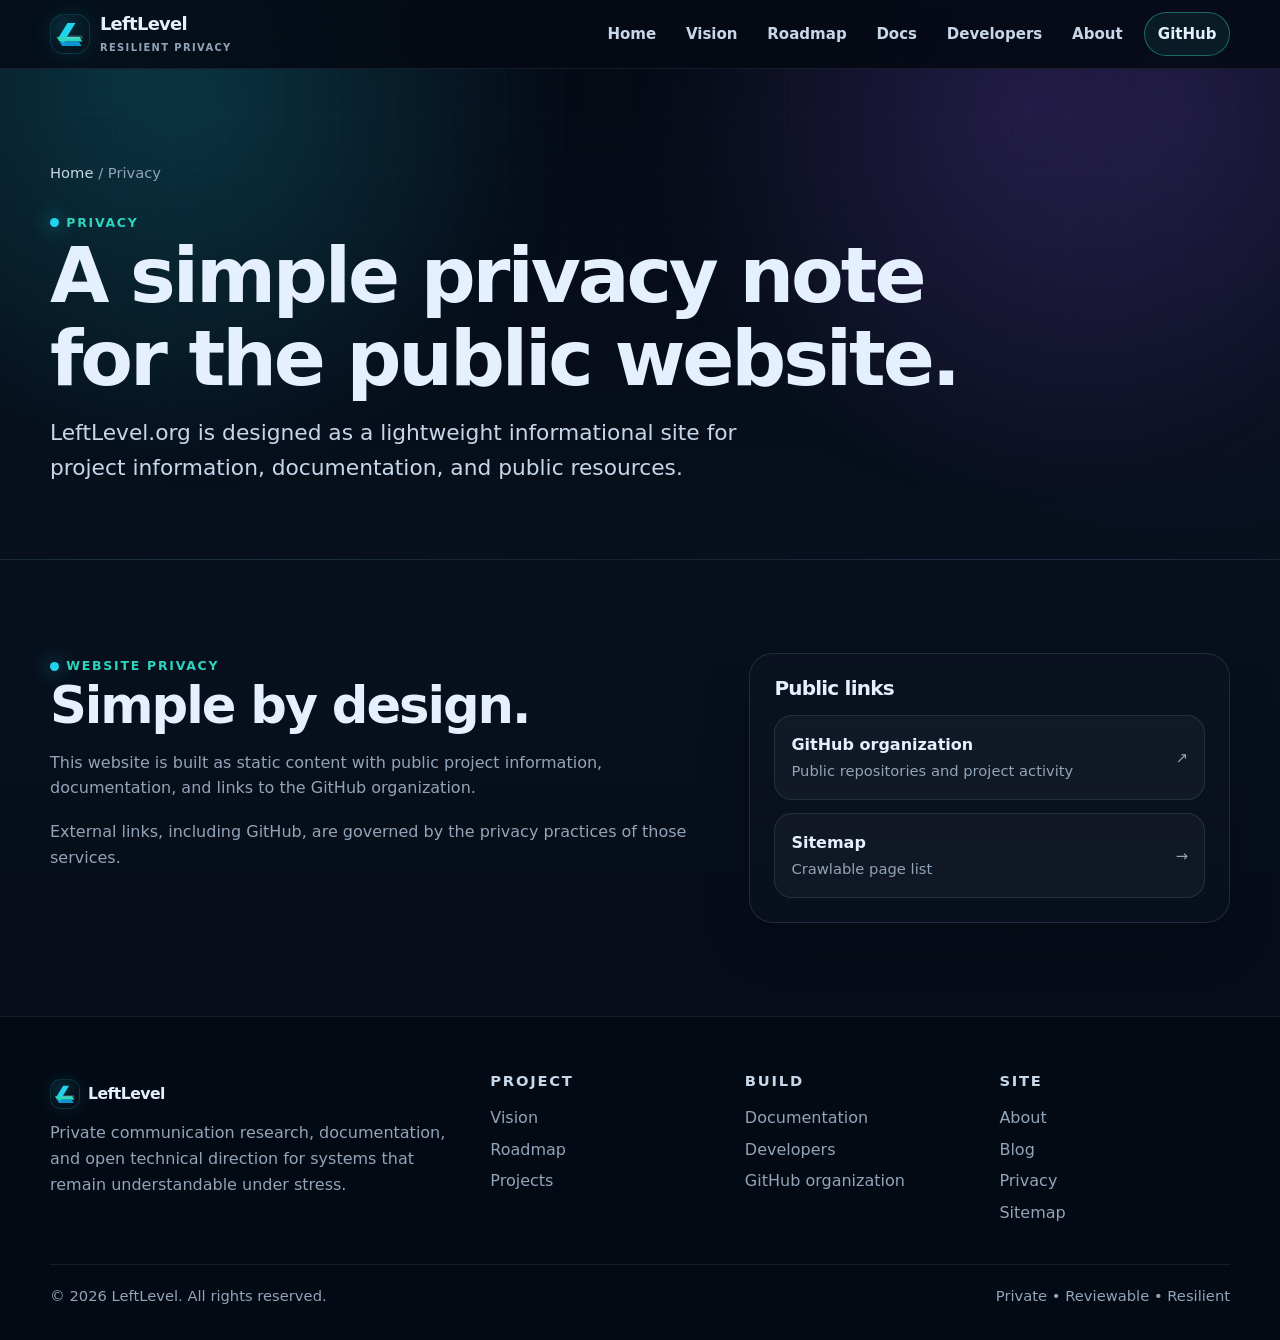
<file: privacy.html>
<!DOCTYPE html>

<html lang="en">
<head>
<meta charset="utf-8"/>
<meta content="width=device-width, initial-scale=1" name="viewport"/>
<title>Privacy | LeftLevel</title>
<meta content="A simple privacy note for the LeftLevel website and external public project links." name="description"/>
<link href="https://leftlevel.org/privacy.html" rel="canonical"/>
<meta content="#050A14" name="theme-color"/>
<meta content="v3.5-fixed-routes" name="leftlevel-build"/>
<meta content="website" property="og:type"/>
<meta content="Privacy | LeftLevel" property="og:title"/>
<meta content="A simple privacy note for the LeftLevel website and external public project links." property="og:description"/>
<meta content="https://leftlevel.org/privacy.html" property="og:url"/>
<meta content="https://leftlevel.org/assets/img/leftlevel-social-card.png" property="og:image"/>
<meta content="summary_large_image" name="twitter:card"/>
<meta content="Privacy | LeftLevel" name="twitter:title"/>
<meta content="A simple privacy note for the LeftLevel website and external public project links." name="twitter:description"/>
<meta content="https://leftlevel.org/assets/img/leftlevel-social-card.png" name="twitter:image"/>
<link href="/assets/brand/favicon.svg" rel="icon" type="image/svg+xml"/>
<link href="/assets/brand/leftlevel_icon.png" rel="apple-touch-icon"/>
<link href="/site.webmanifest" rel="manifest"/>
<link href="/assets/css/site.css?v=3.7" rel="stylesheet"/>
<script type="application/ld+json">{
  "@context": "https://schema.org",
  "@type": "Organization",
  "name": "LeftLevel",
  "url": "https://leftlevel.org",
  "logo": "https://leftlevel.org/assets/brand/leftlevel_icon.png",
  "sameAs": [
    "https://github.com/LeftLevelOrg"
  ]
}</script>
<script type="application/ld+json">{
  "@context": "https://schema.org",
  "@type": "WebSite",
  "name": "LeftLevel",
  "url": "https://leftlevel.org"
}</script>
</head>
<body>
<a class="skip-link" href="#main">Skip to content</a>
<header class="site-header">
<div class="container nav-shell">
<a aria-label="LeftLevel home" class="brand-link" href="/"><span aria-hidden="true" class="brand-mark"><svg fill="none" viewbox="0 0 64 64" xmlns="http://www.w3.org/2000/svg">
<path d="M19 53L9 39L27 10H43L25 39L19 53Z" fill="#22D3EE"></path>
<path d="M17 38H51L57 47H11L5 38H17Z" fill="#2DD4BF"></path>
<path d="M22 47H50L55 56H16L11 47H22Z" fill="#0EA5E9" opacity=".88"></path>
<path d="M28 35H55L59 41H24L28 35Z" fill="#A7F3FF" opacity=".28"></path>
</svg></span><span><span class="brand-text">LeftLevel</span><span class="brand-sub">Resilient privacy</span></span></a>
<button aria-controls="primary-navigation" aria-expanded="false" class="nav-toggle" data-nav-toggle="" type="button">Menu</button>
<nav aria-label="Primary navigation" class="primary-nav" data-primary-nav="" id="primary-navigation">
<a href="/">Home</a>
<a href="/vision.html">Vision</a>
<a href="/roadmap.html">Roadmap</a>
<a href="/docs.html">Docs</a>
<a href="/developers.html">Developers</a>
<a href="/about.html">About</a>
<a class="nav-cta" href="https://github.com/LeftLevelOrg" rel="noopener" target="_blank">GitHub</a>
</nav>
</div>
</header>
<main id="main">
<section class="page-hero"><div class="container"><div class="breadcrumbs"><a href="/">Home</a> / Privacy</div><span class="kicker">Privacy</span><h1>A simple privacy note for the public website.</h1><p class="lede">LeftLevel.org is designed as a lightweight informational site for project information, documentation, and public resources.</p></div></section>
<section class="section"><div class="container split"><div><span class="eyebrow">Website privacy</span><h2>Simple by design.</h2><p>This website is built as static content with public project information, documentation, and links to the GitHub organization.</p><p>External links, including GitHub, are governed by the privacy practices of those services.</p></div><div class="panel"><h3>Public links</h3><div class="link-list"><a class="link-card" href="https://github.com/LeftLevelOrg" rel="noopener" target="_blank"><div><strong>GitHub organization</strong><br/><span>Public repositories and project activity</span></div><span>↗</span></a><a class="link-card" href="/sitemap.xml"><div><strong>Sitemap</strong><br/><span>Crawlable page list</span></div><span>→</span></a></div></div></div></section>
</main>
<footer class="site-footer">
<div class="container">
<div class="footer-grid">
<div>
<a aria-label="LeftLevel home" class="brand-link footer-logo" data-footer-logo="compact" href="/"><span aria-hidden="true" class="brand-mark"><svg fill="none" viewbox="0 0 64 64" xmlns="http://www.w3.org/2000/svg">
<path d="M19 53L9 39L27 10H43L25 39L19 53Z" fill="#22D3EE"></path>
<path d="M17 38H51L57 47H11L5 38H17Z" fill="#2DD4BF"></path>
<path d="M22 47H50L55 56H16L11 47H22Z" fill="#0EA5E9" opacity=".88"></path>
<path d="M28 35H55L59 41H24L28 35Z" fill="#A7F3FF" opacity=".28"></path>
</svg></span><span><span class="brand-text">LeftLevel</span><span class="brand-sub">Resilient privacy</span></span></a>
<p>Private communication research, documentation, and open technical direction for systems that remain understandable under stress.</p>
</div>
<div><h3>Project</h3><a href="/vision.html">Vision</a><a href="/roadmap.html">Roadmap</a><a href="/projects.html">Projects</a></div>
<div><h3>Build</h3><a href="/docs.html">Documentation</a><a href="/developers.html">Developers</a><a href="https://github.com/LeftLevelOrg" rel="noopener" target="_blank">GitHub organization</a></div>
<div><h3>Site</h3><a href="/about.html">About</a><a href="/blog.html">Blog</a><a href="/privacy.html">Privacy</a><a href="/sitemap.xml">Sitemap</a></div>
</div>
<div class="footer-bottom"><span>© <span data-current-year=""></span> LeftLevel. All rights reserved.</span><span>Private • Reviewable • Resilient</span></div>
</div>
</footer>
<script defer="" src="/assets/js/site.js?v=3.7"></script>
</body>
</html>
</file>
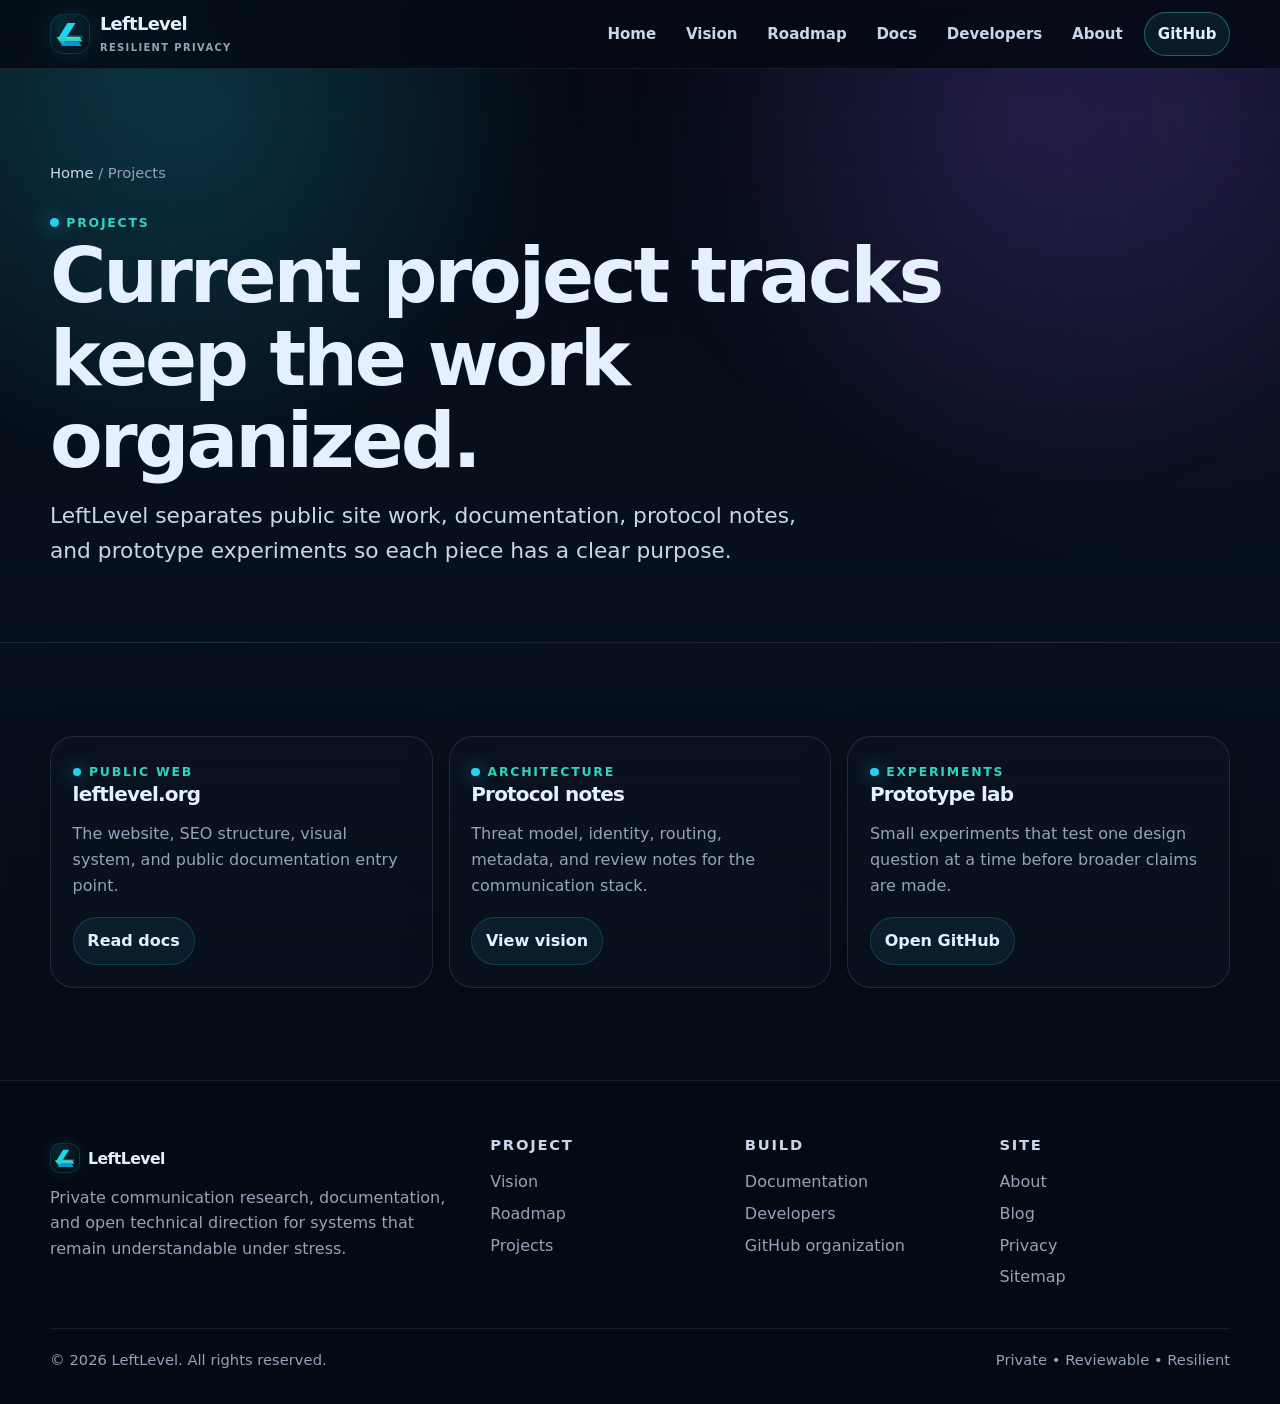
<file: projects.html>
<!DOCTYPE html>

<html lang="en">
<head>
<meta charset="utf-8"/>
<meta content="width=device-width, initial-scale=1" name="viewport"/>
<title>Projects | LeftLevel</title>
<meta content="Review current LeftLevel project tracks for the public site, architecture notes, and prototype experiments." name="description"/>
<link href="https://leftlevel.org/projects.html" rel="canonical"/>
<meta content="#050A14" name="theme-color"/>
<meta content="v3.5-fixed-routes" name="leftlevel-build"/>
<meta content="website" property="og:type"/>
<meta content="Projects | LeftLevel" property="og:title"/>
<meta content="Review current LeftLevel project tracks for the public site, architecture notes, and prototype experiments." property="og:description"/>
<meta content="https://leftlevel.org/projects.html" property="og:url"/>
<meta content="https://leftlevel.org/assets/img/leftlevel-social-card.png" property="og:image"/>
<meta content="summary_large_image" name="twitter:card"/>
<meta content="Projects | LeftLevel" name="twitter:title"/>
<meta content="Review current LeftLevel project tracks for the public site, architecture notes, and prototype experiments." name="twitter:description"/>
<meta content="https://leftlevel.org/assets/img/leftlevel-social-card.png" name="twitter:image"/>
<link href="/assets/brand/favicon.svg" rel="icon" type="image/svg+xml"/>
<link href="/assets/brand/leftlevel_icon.png" rel="apple-touch-icon"/>
<link href="/site.webmanifest" rel="manifest"/>
<link href="/assets/css/site.css?v=3.7" rel="stylesheet"/>
<script type="application/ld+json">{
  "@context": "https://schema.org",
  "@type": "Organization",
  "name": "LeftLevel",
  "url": "https://leftlevel.org",
  "logo": "https://leftlevel.org/assets/brand/leftlevel_icon.png",
  "sameAs": [
    "https://github.com/LeftLevelOrg"
  ]
}</script>
<script type="application/ld+json">{
  "@context": "https://schema.org",
  "@type": "WebSite",
  "name": "LeftLevel",
  "url": "https://leftlevel.org"
}</script>
</head>
<body>
<a class="skip-link" href="#main">Skip to content</a>
<header class="site-header">
<div class="container nav-shell">
<a aria-label="LeftLevel home" class="brand-link" href="/"><span aria-hidden="true" class="brand-mark"><svg fill="none" viewbox="0 0 64 64" xmlns="http://www.w3.org/2000/svg">
<path d="M19 53L9 39L27 10H43L25 39L19 53Z" fill="#22D3EE"></path>
<path d="M17 38H51L57 47H11L5 38H17Z" fill="#2DD4BF"></path>
<path d="M22 47H50L55 56H16L11 47H22Z" fill="#0EA5E9" opacity=".88"></path>
<path d="M28 35H55L59 41H24L28 35Z" fill="#A7F3FF" opacity=".28"></path>
</svg></span><span><span class="brand-text">LeftLevel</span><span class="brand-sub">Resilient privacy</span></span></a>
<button aria-controls="primary-navigation" aria-expanded="false" class="nav-toggle" data-nav-toggle="" type="button">Menu</button>
<nav aria-label="Primary navigation" class="primary-nav" data-primary-nav="" id="primary-navigation">
<a href="/">Home</a>
<a href="/vision.html">Vision</a>
<a href="/roadmap.html">Roadmap</a>
<a href="/docs.html">Docs</a>
<a href="/developers.html">Developers</a>
<a href="/about.html">About</a>
<a class="nav-cta" href="https://github.com/LeftLevelOrg" rel="noopener" target="_blank">GitHub</a>
</nav>
</div>
</header>
<main id="main">
<section class="page-hero"><div class="container"><div class="breadcrumbs"><a href="/">Home</a> / Projects</div><span class="kicker">Projects</span><h1>Current project tracks keep the work organized.</h1><p class="lede">LeftLevel separates public site work, documentation, protocol notes, and prototype experiments so each piece has a clear purpose.</p></div></section>
<section class="section"><div class="container grid three"><article class="card"><span class="eyebrow">Public web</span><h3>leftlevel.org</h3><p>The website, SEO structure, visual system, and public documentation entry point.</p><a class="button subtle" href="/docs.html">Read docs</a></article><article class="card"><span class="eyebrow">Architecture</span><h3>Protocol notes</h3><p>Threat model, identity, routing, metadata, and review notes for the communication stack.</p><a class="button subtle" href="/vision.html">View vision</a></article><article class="card"><span class="eyebrow">Experiments</span><h3>Prototype lab</h3><p>Small experiments that test one design question at a time before broader claims are made.</p><a class="button subtle" href="https://github.com/LeftLevelOrg" rel="noopener" target="_blank">Open GitHub</a></article></div></section>
</main>
<footer class="site-footer">
<div class="container">
<div class="footer-grid">
<div>
<a aria-label="LeftLevel home" class="brand-link footer-logo" data-footer-logo="compact" href="/"><span aria-hidden="true" class="brand-mark"><svg fill="none" viewbox="0 0 64 64" xmlns="http://www.w3.org/2000/svg">
<path d="M19 53L9 39L27 10H43L25 39L19 53Z" fill="#22D3EE"></path>
<path d="M17 38H51L57 47H11L5 38H17Z" fill="#2DD4BF"></path>
<path d="M22 47H50L55 56H16L11 47H22Z" fill="#0EA5E9" opacity=".88"></path>
<path d="M28 35H55L59 41H24L28 35Z" fill="#A7F3FF" opacity=".28"></path>
</svg></span><span><span class="brand-text">LeftLevel</span><span class="brand-sub">Resilient privacy</span></span></a>
<p>Private communication research, documentation, and open technical direction for systems that remain understandable under stress.</p>
</div>
<div><h3>Project</h3><a href="/vision.html">Vision</a><a href="/roadmap.html">Roadmap</a><a href="/projects.html">Projects</a></div>
<div><h3>Build</h3><a href="/docs.html">Documentation</a><a href="/developers.html">Developers</a><a href="https://github.com/LeftLevelOrg" rel="noopener" target="_blank">GitHub organization</a></div>
<div><h3>Site</h3><a href="/about.html">About</a><a href="/blog.html">Blog</a><a href="/privacy.html">Privacy</a><a href="/sitemap.xml">Sitemap</a></div>
</div>
<div class="footer-bottom"><span>© <span data-current-year=""></span> LeftLevel. All rights reserved.</span><span>Private • Reviewable • Resilient</span></div>
</div>
</footer>
<script defer="" src="/assets/js/site.js?v=3.7"></script>
</body>
</html>
</file>
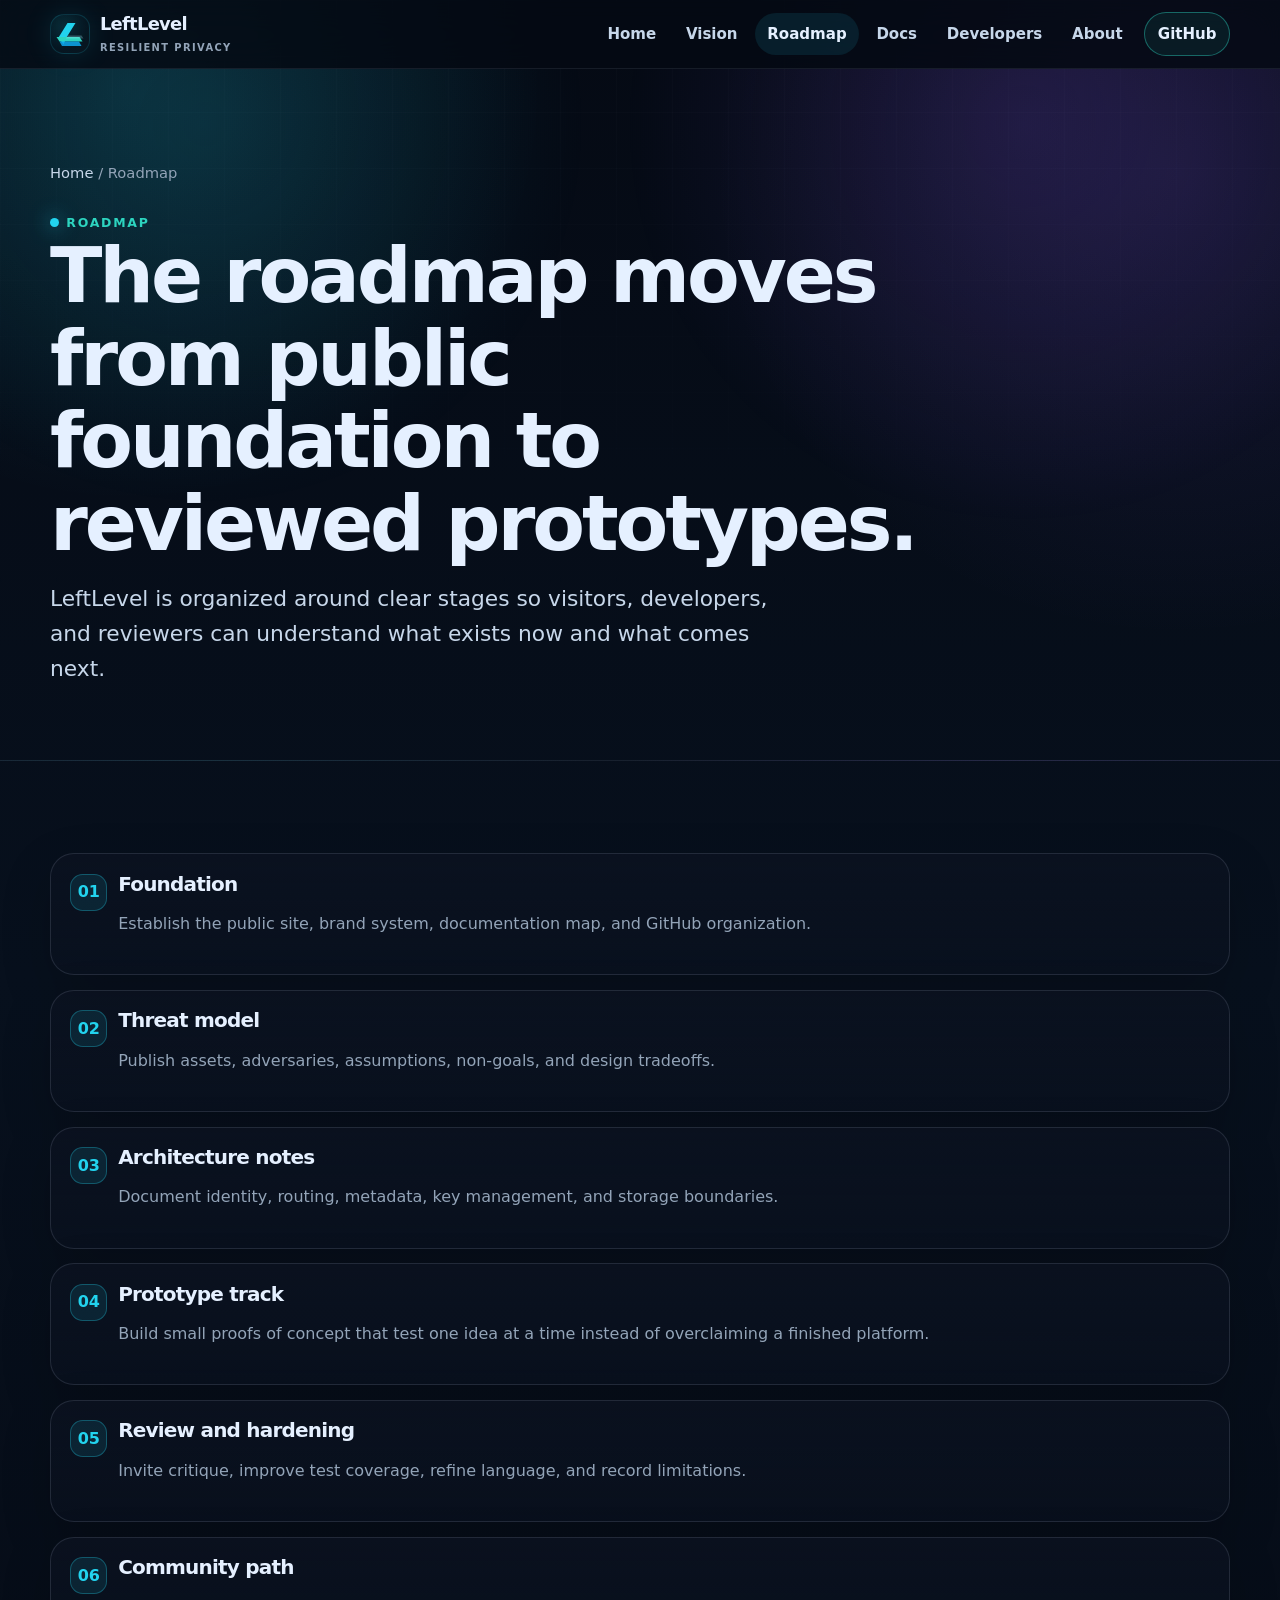
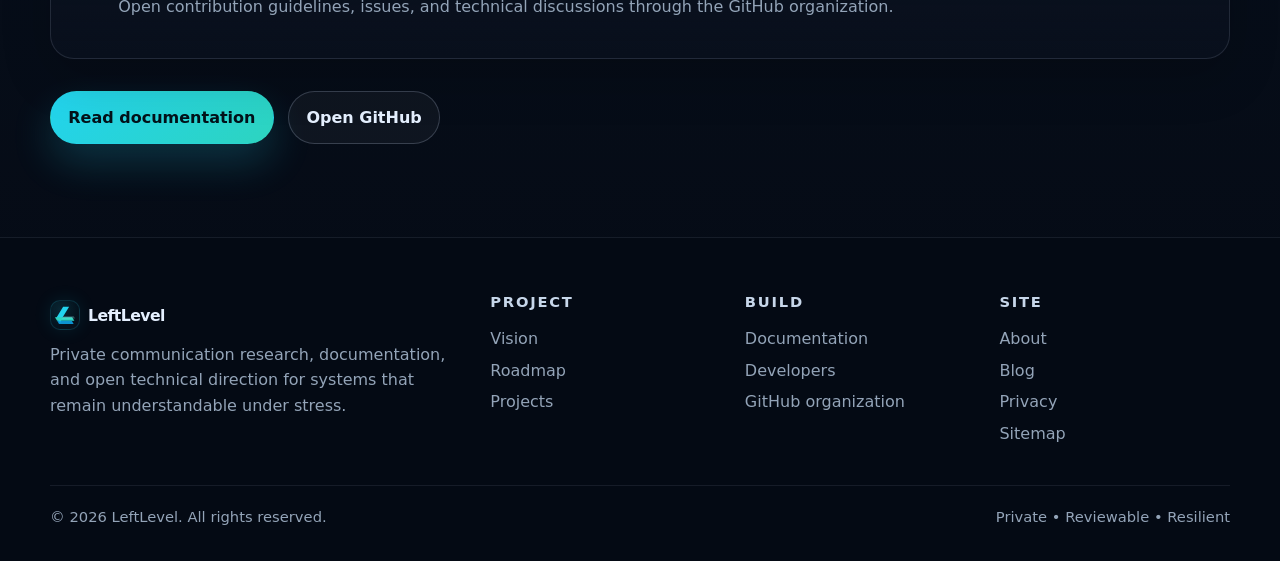
<file: roadmap.html>
<!DOCTYPE html>

<html lang="en">
<head>
<meta charset="utf-8"/>
<meta content="width=device-width, initial-scale=1" name="viewport"/>
<title>Roadmap | LeftLevel</title>
<meta content="See the LeftLevel roadmap from public foundation and threat modeling to architecture notes, prototypes, review, and community contribution." name="description"/>
<link href="https://leftlevel.org/roadmap.html" rel="canonical"/>
<meta content="#050A14" name="theme-color"/>
<meta content="v3.5-fixed-routes" name="leftlevel-build"/>
<meta content="website" property="og:type"/>
<meta content="Roadmap | LeftLevel" property="og:title"/>
<meta content="See the LeftLevel roadmap from public foundation and threat modeling to architecture notes, prototypes, review, and community contribution." property="og:description"/>
<meta content="https://leftlevel.org/roadmap.html" property="og:url"/>
<meta content="https://leftlevel.org/assets/img/leftlevel-social-card.png" property="og:image"/>
<meta content="summary_large_image" name="twitter:card"/>
<meta content="Roadmap | LeftLevel" name="twitter:title"/>
<meta content="See the LeftLevel roadmap from public foundation and threat modeling to architecture notes, prototypes, review, and community contribution." name="twitter:description"/>
<meta content="https://leftlevel.org/assets/img/leftlevel-social-card.png" name="twitter:image"/>
<link href="/assets/brand/favicon.svg" rel="icon" type="image/svg+xml"/>
<link href="/assets/brand/leftlevel_icon.png" rel="apple-touch-icon"/>
<link href="/site.webmanifest" rel="manifest"/>
<link href="/assets/css/site.css?v=3.7" rel="stylesheet"/>
<script type="application/ld+json">{
  "@context": "https://schema.org",
  "@type": "Organization",
  "name": "LeftLevel",
  "url": "https://leftlevel.org",
  "logo": "https://leftlevel.org/assets/brand/leftlevel_icon.png",
  "sameAs": [
    "https://github.com/LeftLevelOrg"
  ]
}</script>
<script type="application/ld+json">{
  "@context": "https://schema.org",
  "@type": "WebSite",
  "name": "LeftLevel",
  "url": "https://leftlevel.org"
}</script>
</head>
<body>
<a class="skip-link" href="#main">Skip to content</a>
<header class="site-header">
<div class="container nav-shell">
<a aria-label="LeftLevel home" class="brand-link" href="/"><span aria-hidden="true" class="brand-mark"><svg fill="none" viewbox="0 0 64 64" xmlns="http://www.w3.org/2000/svg">
<path d="M19 53L9 39L27 10H43L25 39L19 53Z" fill="#22D3EE"></path>
<path d="M17 38H51L57 47H11L5 38H17Z" fill="#2DD4BF"></path>
<path d="M22 47H50L55 56H16L11 47H22Z" fill="#0EA5E9" opacity=".88"></path>
<path d="M28 35H55L59 41H24L28 35Z" fill="#A7F3FF" opacity=".28"></path>
</svg></span><span><span class="brand-text">LeftLevel</span><span class="brand-sub">Resilient privacy</span></span></a>
<button aria-controls="primary-navigation" aria-expanded="false" class="nav-toggle" data-nav-toggle="" type="button">Menu</button>
<nav aria-label="Primary navigation" class="primary-nav" data-primary-nav="" id="primary-navigation">
<a href="/">Home</a>
<a href="/vision.html">Vision</a>
<a aria-current="page" href="/roadmap.html">Roadmap</a>
<a href="/docs.html">Docs</a>
<a href="/developers.html">Developers</a>
<a href="/about.html">About</a>
<a class="nav-cta" href="https://github.com/LeftLevelOrg" rel="noopener" target="_blank">GitHub</a>
</nav>
</div>
</header>
<main id="main">
<section class="page-hero"><div class="container"><div class="breadcrumbs"><a href="/">Home</a> / Roadmap</div><span class="kicker">Roadmap</span><h1>The roadmap moves from public foundation to reviewed prototypes.</h1><p class="lede">LeftLevel is organized around clear stages so visitors, developers, and reviewers can understand what exists now and what comes next.</p></div></section>
<section class="section"><div class="container"><div class="timeline"><article class="timeline-item"><h3>Foundation</h3><p>Establish the public site, brand system, documentation map, and GitHub organization.</p></article><article class="timeline-item"><h3>Threat model</h3><p>Publish assets, adversaries, assumptions, non-goals, and design tradeoffs.</p></article><article class="timeline-item"><h3>Architecture notes</h3><p>Document identity, routing, metadata, key management, and storage boundaries.</p></article><article class="timeline-item"><h3>Prototype track</h3><p>Build small proofs of concept that test one idea at a time instead of overclaiming a finished platform.</p></article><article class="timeline-item"><h3>Review and hardening</h3><p>Invite critique, improve test coverage, refine language, and record limitations.</p></article><article class="timeline-item"><h3>Community path</h3><p>Open contribution guidelines, issues, and technical discussions through the GitHub organization.</p></article></div><div class="actions"><a class="button primary" href="/docs.html">Read documentation</a><a class="button ghost" href="https://github.com/LeftLevelOrg" rel="noopener" target="_blank">Open GitHub</a></div></div></section>
</main>
<footer class="site-footer">
<div class="container">
<div class="footer-grid">
<div>
<a aria-label="LeftLevel home" class="brand-link footer-logo" data-footer-logo="compact" href="/"><span aria-hidden="true" class="brand-mark"><svg fill="none" viewbox="0 0 64 64" xmlns="http://www.w3.org/2000/svg">
<path d="M19 53L9 39L27 10H43L25 39L19 53Z" fill="#22D3EE"></path>
<path d="M17 38H51L57 47H11L5 38H17Z" fill="#2DD4BF"></path>
<path d="M22 47H50L55 56H16L11 47H22Z" fill="#0EA5E9" opacity=".88"></path>
<path d="M28 35H55L59 41H24L28 35Z" fill="#A7F3FF" opacity=".28"></path>
</svg></span><span><span class="brand-text">LeftLevel</span><span class="brand-sub">Resilient privacy</span></span></a>
<p>Private communication research, documentation, and open technical direction for systems that remain understandable under stress.</p>
</div>
<div><h3>Project</h3><a href="/vision.html">Vision</a><a href="/roadmap.html">Roadmap</a><a href="/projects.html">Projects</a></div>
<div><h3>Build</h3><a href="/docs.html">Documentation</a><a href="/developers.html">Developers</a><a href="https://github.com/LeftLevelOrg" rel="noopener" target="_blank">GitHub organization</a></div>
<div><h3>Site</h3><a href="/about.html">About</a><a href="/blog.html">Blog</a><a href="/privacy.html">Privacy</a><a href="/sitemap.xml">Sitemap</a></div>
</div>
<div class="footer-bottom"><span>© <span data-current-year=""></span> LeftLevel. All rights reserved.</span><span>Private • Reviewable • Resilient</span></div>
</div>
</footer>
<script defer="" src="/assets/js/site.js?v=3.7"></script>
</body>
</html>
</file>
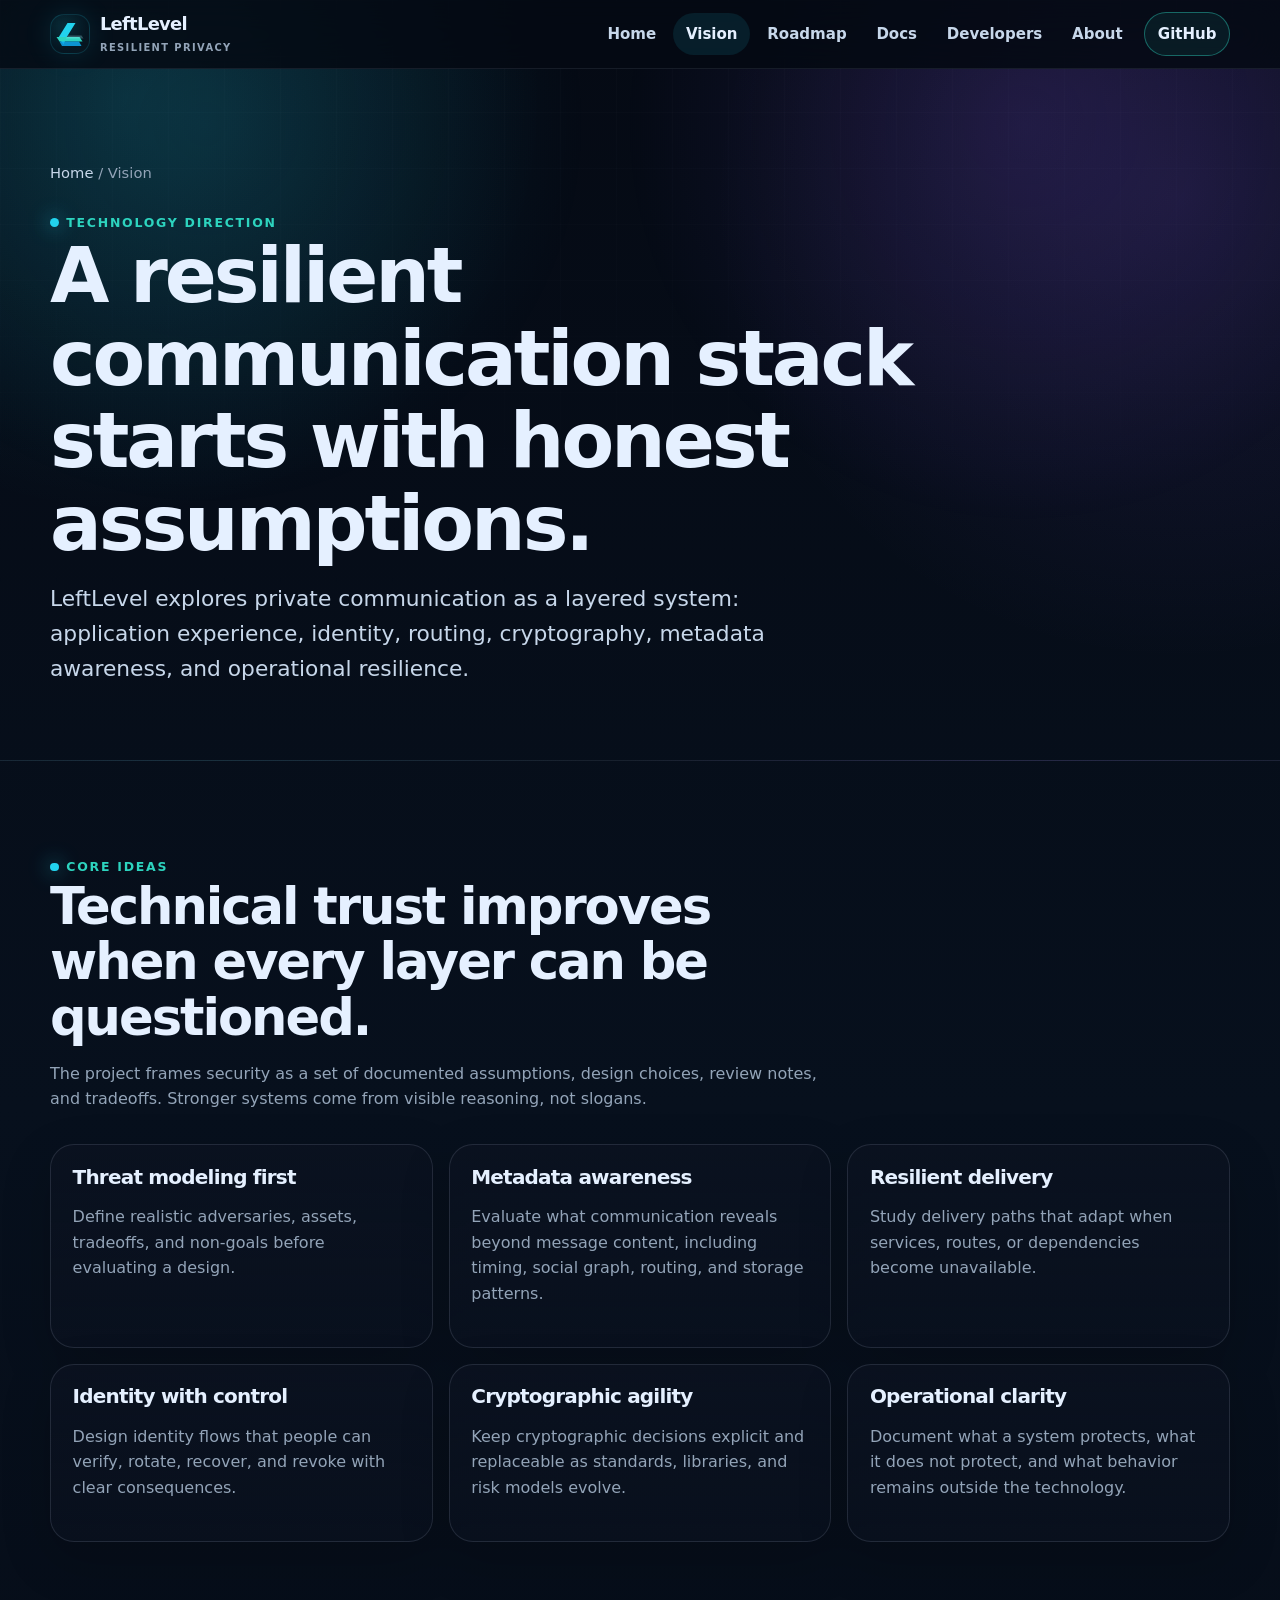
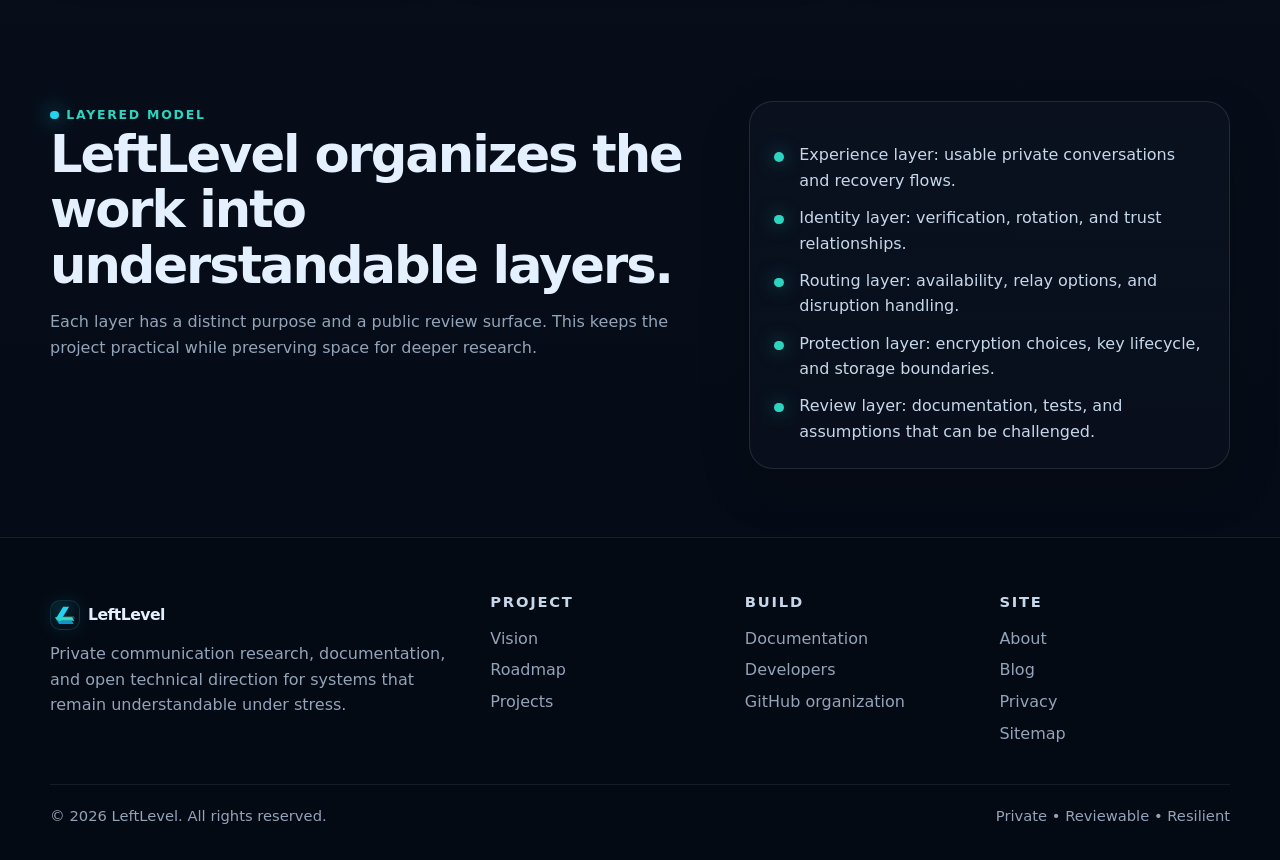
<file: vision.html>
<!DOCTYPE html>

<html lang="en">
<head>
<meta charset="utf-8"/>
<meta content="width=device-width, initial-scale=1" name="viewport"/>
<title>Vision | LeftLevel resilient private communication</title>
<meta content="Explore the technology direction behind LeftLevel: threat modeling, metadata awareness, identity, routing, cryptographic agility, and operational clarity." name="description"/>
<link href="https://leftlevel.org/vision.html" rel="canonical"/>
<meta content="#050A14" name="theme-color"/>
<meta content="v3.5-fixed-routes" name="leftlevel-build"/>
<meta content="website" property="og:type"/>
<meta content="Vision | LeftLevel resilient private communication" property="og:title"/>
<meta content="Explore the technology direction behind LeftLevel: threat modeling, metadata awareness, identity, routing, cryptographic agility, and operational clarity." property="og:description"/>
<meta content="https://leftlevel.org/vision.html" property="og:url"/>
<meta content="https://leftlevel.org/assets/img/leftlevel-social-card.png" property="og:image"/>
<meta content="summary_large_image" name="twitter:card"/>
<meta content="Vision | LeftLevel resilient private communication" name="twitter:title"/>
<meta content="Explore the technology direction behind LeftLevel: threat modeling, metadata awareness, identity, routing, cryptographic agility, and operational clarity." name="twitter:description"/>
<meta content="https://leftlevel.org/assets/img/leftlevel-social-card.png" name="twitter:image"/>
<link href="/assets/brand/favicon.svg" rel="icon" type="image/svg+xml"/>
<link href="/assets/brand/leftlevel_icon.png" rel="apple-touch-icon"/>
<link href="/site.webmanifest" rel="manifest"/>
<link href="/assets/css/site.css?v=3.7" rel="stylesheet"/>
<script type="application/ld+json">{
  "@context": "https://schema.org",
  "@type": "Organization",
  "name": "LeftLevel",
  "url": "https://leftlevel.org",
  "logo": "https://leftlevel.org/assets/brand/leftlevel_icon.png",
  "sameAs": [
    "https://github.com/LeftLevelOrg"
  ]
}</script>
<script type="application/ld+json">{
  "@context": "https://schema.org",
  "@type": "WebSite",
  "name": "LeftLevel",
  "url": "https://leftlevel.org"
}</script>
</head>
<body>
<a class="skip-link" href="#main">Skip to content</a>
<header class="site-header">
<div class="container nav-shell">
<a aria-label="LeftLevel home" class="brand-link" href="/"><span aria-hidden="true" class="brand-mark"><svg fill="none" viewbox="0 0 64 64" xmlns="http://www.w3.org/2000/svg">
<path d="M19 53L9 39L27 10H43L25 39L19 53Z" fill="#22D3EE"></path>
<path d="M17 38H51L57 47H11L5 38H17Z" fill="#2DD4BF"></path>
<path d="M22 47H50L55 56H16L11 47H22Z" fill="#0EA5E9" opacity=".88"></path>
<path d="M28 35H55L59 41H24L28 35Z" fill="#A7F3FF" opacity=".28"></path>
</svg></span><span><span class="brand-text">LeftLevel</span><span class="brand-sub">Resilient privacy</span></span></a>
<button aria-controls="primary-navigation" aria-expanded="false" class="nav-toggle" data-nav-toggle="" type="button">Menu</button>
<nav aria-label="Primary navigation" class="primary-nav" data-primary-nav="" id="primary-navigation">
<a href="/">Home</a>
<a aria-current="page" href="/vision.html">Vision</a>
<a href="/roadmap.html">Roadmap</a>
<a href="/docs.html">Docs</a>
<a href="/developers.html">Developers</a>
<a href="/about.html">About</a>
<a class="nav-cta" href="https://github.com/LeftLevelOrg" rel="noopener" target="_blank">GitHub</a>
</nav>
</div>
</header>
<main id="main">
<section class="page-hero"><div class="container"><div class="breadcrumbs"><a href="/">Home</a> / Vision</div><span class="kicker">Technology direction</span><h1>A resilient communication stack starts with honest assumptions.</h1><p class="lede">LeftLevel explores private communication as a layered system: application experience, identity, routing, cryptography, metadata awareness, and operational resilience.</p></div></section>
<section class="section"><div class="container"><div class="section-header"><span class="eyebrow">Core ideas</span><h2>Technical trust improves when every layer can be questioned.</h2><p>The project frames security as a set of documented assumptions, design choices, review notes, and tradeoffs. Stronger systems come from visible reasoning, not slogans.</p></div><div class="grid three"><article class="card"><h3>Threat modeling first</h3><p>Define realistic adversaries, assets, tradeoffs, and non-goals before evaluating a design.</p></article><article class="card"><h3>Metadata awareness</h3><p>Evaluate what communication reveals beyond message content, including timing, social graph, routing, and storage patterns.</p></article><article class="card"><h3>Resilient delivery</h3><p>Study delivery paths that adapt when services, routes, or dependencies become unavailable.</p></article><article class="card"><h3>Identity with control</h3><p>Design identity flows that people can verify, rotate, recover, and revoke with clear consequences.</p></article><article class="card"><h3>Cryptographic agility</h3><p>Keep cryptographic decisions explicit and replaceable as standards, libraries, and risk models evolve.</p></article><article class="card"><h3>Operational clarity</h3><p>Document what a system protects, what it does not protect, and what behavior remains outside the technology.</p></article></div></div></section>
<section class="section section-tight"><div class="container split"><div><span class="eyebrow">Layered model</span><h2>LeftLevel organizes the work into understandable layers.</h2><p>Each layer has a distinct purpose and a public review surface. This keeps the project practical while preserving space for deeper research.</p></div><div class="panel"><ul class="feature-list"><li>Experience layer: usable private conversations and recovery flows.</li><li>Identity layer: verification, rotation, and trust relationships.</li><li>Routing layer: availability, relay options, and disruption handling.</li><li>Protection layer: encryption choices, key lifecycle, and storage boundaries.</li><li>Review layer: documentation, tests, and assumptions that can be challenged.</li></ul></div></div></section>
</main>
<footer class="site-footer">
<div class="container">
<div class="footer-grid">
<div>
<a aria-label="LeftLevel home" class="brand-link footer-logo" data-footer-logo="compact" href="/"><span aria-hidden="true" class="brand-mark"><svg fill="none" viewbox="0 0 64 64" xmlns="http://www.w3.org/2000/svg">
<path d="M19 53L9 39L27 10H43L25 39L19 53Z" fill="#22D3EE"></path>
<path d="M17 38H51L57 47H11L5 38H17Z" fill="#2DD4BF"></path>
<path d="M22 47H50L55 56H16L11 47H22Z" fill="#0EA5E9" opacity=".88"></path>
<path d="M28 35H55L59 41H24L28 35Z" fill="#A7F3FF" opacity=".28"></path>
</svg></span><span><span class="brand-text">LeftLevel</span><span class="brand-sub">Resilient privacy</span></span></a>
<p>Private communication research, documentation, and open technical direction for systems that remain understandable under stress.</p>
</div>
<div><h3>Project</h3><a href="/vision.html">Vision</a><a href="/roadmap.html">Roadmap</a><a href="/projects.html">Projects</a></div>
<div><h3>Build</h3><a href="/docs.html">Documentation</a><a href="/developers.html">Developers</a><a href="https://github.com/LeftLevelOrg" rel="noopener" target="_blank">GitHub organization</a></div>
<div><h3>Site</h3><a href="/about.html">About</a><a href="/blog.html">Blog</a><a href="/privacy.html">Privacy</a><a href="/sitemap.xml">Sitemap</a></div>
</div>
<div class="footer-bottom"><span>© <span data-current-year=""></span> LeftLevel. All rights reserved.</span><span>Private • Reviewable • Resilient</span></div>
</div>
</footer>
<script defer="" src="/assets/js/site.js?v=3.7"></script>
</body>
</html>

<!-- deploy check: vision.html 2026-06-21 12:12:39 -->

<!-- deploy check: vision.html 2026-06-21 12:20:15 -->

<!-- deploy marker: 2026-06-21 12:31:28 -->
</file>
<file: assets/css/site.css>
/* LeftLevel public site v3.3 drop-in build */
:root {
  --ll-void: #050A14;
  --ll-navy: #0B1220;
  --ll-panel: rgba(11, 18, 32, .78);
  --ll-panel-strong: #0B1220;
  --ll-border: rgba(148, 163, 184, .18);
  --ll-border-bright: rgba(34, 211, 238, .34);
  --ll-cyan: #22D3EE;
  --ll-teal: #2DD4BF;
  --ll-blue: #38BDF8;
  --ll-violet: #8B5CF6;
  --ll-white: #E5F0FF;
  --ll-muted: #93A4B8;
  --ll-soft: #C7D7EA;
  --ll-max: 1180px;
  --ll-radius: 24px;
  --ll-shadow: 0 26px 80px rgba(0, 0, 0, .36);
}
* { box-sizing: border-box; }
html { scroll-behavior: smooth; }
body {
  margin: 0;
  font-family: Inter, ui-sans-serif, system-ui, -apple-system, BlinkMacSystemFont, "Segoe UI", sans-serif;
  color: var(--ll-white);
  background:
    radial-gradient(circle at 10% 4%, rgba(34, 211, 238, .13), transparent 26rem),
    radial-gradient(circle at 92% 8%, rgba(139, 92, 246, .13), transparent 29rem),
    linear-gradient(180deg, #050A14 0%, #07101D 45%, #050A14 100%);
  line-height: 1.6;
  min-height: 100vh;
}
body::before {
  content: "";
  position: fixed;
  inset: 0;
  pointer-events: none;
  background-image:
    linear-gradient(rgba(229,240,255,.035) 1px, transparent 1px),
    linear-gradient(90deg, rgba(229,240,255,.035) 1px, transparent 1px);
  background-size: 56px 56px;
  mask-image: linear-gradient(to bottom, rgba(0,0,0,.56), transparent 72%);
  z-index: -1;
}
a { color: inherit; text-decoration: none; }
a:not(.button):not(.logo-link):not(.brand-link):not(.footer-logo):hover { color: var(--ll-cyan); }
img { max-width: 100%; height: auto; }
code { color: var(--ll-cyan); background: rgba(34,211,238,.08); border: 1px solid rgba(34,211,238,.16); border-radius: 8px; padding: .05rem .32rem; }
.container { width: min(var(--ll-max), calc(100% - 40px)); margin: 0 auto; }
.skip-link { position: absolute; left: -999px; top: 1rem; background: var(--ll-cyan); color: #06111D; padding: .75rem 1rem; border-radius: .75rem; z-index: 100; }
.skip-link:focus { left: 1rem; }
.site-header {
  position: sticky;
  top: 0;
  z-index: 50;
  backdrop-filter: blur(18px);
  background: rgba(5, 10, 20, .74);
  border-bottom: 1px solid rgba(148, 163, 184, .12);
}
.nav-shell { display: flex; align-items: center; justify-content: space-between; gap: 1.5rem; padding: .72rem 0; }
.brand-link { display: inline-flex; align-items: center; gap: .62rem; min-width: max-content; }
.brand-mark { width: 40px; height: 40px; display: inline-flex; align-items: center; justify-content: center; border-radius: 14px; background: radial-gradient(circle at 34% 30%, rgba(34,211,238,.15), rgba(34,211,238,.045) 62%, rgba(255,255,255,.025)); border: 1px solid rgba(34,211,238,.16); box-shadow: 0 0 28px rgba(34,211,238,.12); }
.brand-mark svg { width: 32px; height: 32px; display: block; }
.brand-text { font-size: 1.12rem; line-height: 1; font-weight: 850; letter-spacing: -.04em; color: var(--ll-white); }
.brand-sub { display: block; margin-top: .12rem; font-size: .62rem; letter-spacing: .14em; text-transform: uppercase; color: var(--ll-muted); font-weight: 700; }
.primary-nav { display: flex; align-items: center; gap: .3rem; }
.primary-nav a { color: var(--ll-soft); font-weight: 720; font-size: .94rem; padding: .58rem .78rem; border-radius: 999px; transition: background .18s ease, color .18s ease, transform .18s ease, border-color .18s ease; }
.primary-nav a:hover, .primary-nav a[aria-current="page"] { background: rgba(34, 211, 238, .10); color: var(--ll-white); }
.primary-nav a:hover { transform: translateY(-1px); }
.primary-nav .nav-cta { border: 1px solid rgba(45, 212, 191, .42); background: rgba(45, 212, 191, .08); color: var(--ll-white); margin-left: .28rem; }
.nav-toggle { display: none; border: 1px solid var(--ll-border); background: rgba(255,255,255,.04); color: var(--ll-white); border-radius: 999px; padding: .55rem .8rem; font-weight: 800; }
.hero { position: relative; overflow: hidden; padding: 7.2rem 0 5.2rem; }
.hero::after { content: ""; position: absolute; inset: 0; background: linear-gradient(90deg, rgba(5,10,20,.98) 0%, rgba(5,10,20,.84) 48%, rgba(5,10,20,.32) 100%), url('/assets/img/network-field.svg') right center / auto 100% no-repeat; z-index: -1; opacity: .95; }
.hero-grid { display: grid; grid-template-columns: minmax(0, 1.05fr) minmax(320px, .8fr); gap: 3.2rem; align-items: center; }
.kicker, .eyebrow { display: inline-flex; align-items: center; gap: .48rem; color: var(--ll-teal); text-transform: uppercase; letter-spacing: .14em; font-size: .78rem; font-weight: 900; }
.kicker::before, .eyebrow::before { content: ""; width: .54rem; height: .54rem; border-radius: 999px; background: var(--ll-cyan); box-shadow: 0 0 20px rgba(34,211,238,.8); }
h1, h2, h3 { line-height: 1.08; margin: 0 0 1rem; letter-spacing: -.04em; }
h1 { font-size: clamp(3rem, 8vw, 6.8rem); max-width: 920px; }
h2 { font-size: clamp(2rem, 4vw, 3.35rem); }
h3 { font-size: 1.25rem; }
p { color: var(--ll-muted); margin: 0 0 1.15rem; }
.lede { font-size: clamp(1.05rem, 1.8vw, 1.36rem); max-width: 760px; color: var(--ll-soft); }
.gradient-text { color: transparent; background: linear-gradient(95deg, var(--ll-cyan), var(--ll-teal) 48%, #B7A3FF); -webkit-background-clip: text; background-clip: text; }
.actions { display: flex; flex-wrap: wrap; gap: .9rem; margin-top: 2rem; }
.button { display: inline-flex; align-items: center; justify-content: center; gap: .45rem; border-radius: 999px; padding: .82rem 1.08rem; min-height: 44px; font-weight: 850; border: 1px solid transparent; transition: transform .18s ease, box-shadow .18s ease, background .18s ease, border-color .18s ease; }
.button:hover { transform: translateY(-2px); }
.button.primary { color: #03121A; background: linear-gradient(135deg, var(--ll-cyan), var(--ll-teal)); box-shadow: 0 18px 40px rgba(34,211,238,.20); }
.button.ghost { color: var(--ll-white); border-color: rgba(148,163,184,.30); background: rgba(255,255,255,.04); }
.button.subtle { color: var(--ll-white); border-color: rgba(34,211,238,.20); background: rgba(34,211,238,.07); padding: .65rem .86rem; }
.hero-panel { border: 1px solid rgba(34,211,238,.22); background: linear-gradient(180deg, rgba(11,18,32,.84), rgba(11,18,32,.58)); border-radius: 32px; padding: 1.1rem; box-shadow: var(--ll-shadow); }
.signal-card { padding: 1.25rem; border-radius: 24px; background: rgba(5,10,20,.70); border: 1px solid rgba(148,163,184,.16); }
.signal-map { position: relative; min-height: 260px; border-radius: 22px; overflow: hidden; background: radial-gradient(circle at 32% 20%, rgba(34,211,238,.24), transparent 12rem), radial-gradient(circle at 82% 30%, rgba(139,92,246,.18), transparent 14rem), #07101D; border: 1px solid rgba(148,163,184,.12); }
.signal-map svg { position: absolute; inset: 0; width: 100%; height: 100%; }
.metric-strip { display: grid; grid-template-columns: repeat(3, 1fr); gap: .75rem; margin-top: .8rem; }
.metric { padding: 1rem; border-radius: 18px; background: rgba(255,255,255,.04); border: 1px solid rgba(148,163,184,.12); }
.metric strong { display: block; color: var(--ll-white); font-size: 1.25rem; }
.metric span { color: var(--ll-muted); font-size: .86rem; }
.trust-strip { border-top: 1px solid rgba(148,163,184,.12); border-bottom: 1px solid rgba(148,163,184,.12); background: rgba(11,18,32,.42); }
.trust-strip .container { display: flex; flex-wrap: wrap; justify-content: center; gap: .65rem; padding: 1rem 0; }
.pill { display: inline-flex; border: 1px solid rgba(34,211,238,.18); background: rgba(34,211,238,.06); color: var(--ll-soft); border-radius: 999px; padding: .55rem .85rem; font-weight: 750; font-size: .88rem; transition: transform .18s ease, border-color .18s ease, background .18s ease; }
a.pill:hover { transform: translateY(-2px); border-color: rgba(34,211,238,.46); background: rgba(34,211,238,.13); color: var(--ll-white); }
.section { padding: 5.8rem 0; }
.section-tight { padding: 4.2rem 0; }
.section-header { max-width: 780px; margin-bottom: 2rem; }
.grid { display: grid; gap: 1rem; }
.grid.two { grid-template-columns: repeat(2, minmax(0, 1fr)); }
.grid.three { grid-template-columns: repeat(3, minmax(0, 1fr)); }
.card, .panel, .doc-block, .timeline-item, .article-card { border: 1px solid var(--ll-border); background: linear-gradient(180deg, rgba(11,18,32,.82), rgba(11,18,32,.55)); border-radius: var(--ll-radius); box-shadow: 0 18px 50px rgba(0,0,0,.18); }
.card, .article-card { padding: 1.35rem; transition: transform .2s ease, border-color .2s ease, background .2s ease; }
.card:hover, .article-card:hover { transform: translateY(-4px); border-color: var(--ll-border-bright); background: linear-gradient(180deg, rgba(11,18,32,.95), rgba(11,18,32,.68)); }
.card .icon { display: inline-flex; align-items: center; justify-content: center; width: 2.3rem; height: 2.3rem; border-radius: .85rem; color: #03121A; background: linear-gradient(135deg, var(--ll-cyan), var(--ll-teal)); font-weight: 900; margin-bottom: 1rem; }
.split { display: grid; grid-template-columns: minmax(0, 1fr) minmax(280px, .72fr); gap: 2rem; align-items: start; }
.panel, .doc-block { padding: 1.5rem; }
.feature-list { list-style: none; padding: 0; margin: 1rem 0 0; display: grid; gap: .72rem; }
.feature-list li { position: relative; padding-left: 1.55rem; color: var(--ll-soft); }
.feature-list li::before { content: ""; position: absolute; left: 0; top: .62rem; width: .58rem; height: .58rem; border-radius: 999px; background: var(--ll-teal); box-shadow: 0 0 18px rgba(45,212,191,.5); }
.page-hero { padding: 5.8rem 0 3.4rem; border-bottom: 1px solid rgba(148,163,184,.12); background: radial-gradient(circle at 80% 8%, rgba(139,92,246,.14), transparent 25rem), radial-gradient(circle at 16% 8%, rgba(34,211,238,.10), transparent 24rem); }
.page-hero h1 { font-size: clamp(2.6rem, 6vw, 5.4rem); }
.breadcrumbs { color: var(--ll-muted); margin-bottom: 1.5rem; font-size: .92rem; }
.breadcrumbs a { color: var(--ll-soft); }
.timeline { display: grid; gap: .92rem; counter-reset: steps; }
.timeline-item { position: relative; padding: 1.2rem 1.2rem 1.2rem 4.2rem; counter-increment: steps; }
.timeline-item::before { content: counter(steps, decimal-leading-zero); position: absolute; left: 1.2rem; top: 1.2rem; width: 2.2rem; height: 2.2rem; border-radius: .8rem; background: rgba(34,211,238,.10); border: 1px solid rgba(34,211,238,.30); color: var(--ll-cyan); display: grid; place-items: center; font-weight: 900; }
.notice { margin-top: 1.2rem; border: 1px solid rgba(45,212,191,.26); background: rgba(45,212,191,.08); border-radius: 18px; padding: 1rem; color: var(--ll-soft); }
.link-list { display: grid; gap: .8rem; margin-top: 1rem; }
.link-card { display: flex; justify-content: space-between; gap: 1rem; align-items: center; padding: 1rem; border-radius: 18px; border: 1px solid rgba(148,163,184,.16); background: rgba(255,255,255,.035); transition: transform .18s ease, border-color .18s ease, background .18s ease; }
.link-card:hover { transform: translateY(-2px); border-color: rgba(34,211,238,.38); background: rgba(34,211,238,.07); }
.link-card span { color: var(--ll-muted); font-size: .92rem; }
.codebox { overflow: auto; background: rgba(3, 7, 18, .7); border: 1px solid rgba(148,163,184,.16); border-radius: 18px; padding: 1rem; }
.codebox pre { margin: 0; color: var(--ll-soft); font-size: .9rem; }
.article-card .meta { color: var(--ll-teal); font-size: .78rem; text-transform: uppercase; letter-spacing: .12em; font-weight: 900; }
.site-footer { border-top: 1px solid rgba(148,163,184,.12); padding: 3.5rem 0 2rem; background: rgba(5,10,20,.9); }
.footer-grid { display: grid; grid-template-columns: 1.3fr repeat(3, .72fr); gap: 1.5rem; }
.footer-grid h3 { font-size: .92rem; text-transform: uppercase; letter-spacing: .12em; color: var(--ll-soft); }
.footer-grid a { display: block; color: var(--ll-muted); margin: .38rem 0; }
.footer-grid a:hover { color: var(--ll-cyan); }
.footer-logo { display: inline-flex; margin-bottom: .85rem; }
.footer-bottom { display: flex; flex-wrap: wrap; justify-content: space-between; gap: 1rem; color: var(--ll-muted); border-top: 1px solid rgba(148,163,184,.12); margin-top: 2rem; padding-top: 1.2rem; font-size: .92rem; }
@media (max-width: 900px) {
  .hero { padding-top: 5.5rem; }
  .hero-grid, .split, .grid.two, .grid.three, .footer-grid { grid-template-columns: 1fr; }
  .hero::after { background: linear-gradient(180deg, rgba(5,10,20,.96), rgba(5,10,20,.7)), url('/assets/img/network-field.svg') center / cover no-repeat; }
  .metric-strip { grid-template-columns: 1fr; }
  .nav-toggle { display: inline-flex; }
  .primary-nav { position: absolute; left: 20px; right: 20px; top: calc(100% + .5rem); display: none; flex-direction: column; align-items: stretch; padding: .8rem; background: rgba(5,10,20,.96); border: 1px solid rgba(148,163,184,.16); border-radius: 20px; box-shadow: var(--ll-shadow); }
  .primary-nav.is-open { display: flex; }
  .primary-nav a { width: 100%; }
  .primary-nav .nav-cta { margin-left: 0; }
}
@media (max-width: 560px) {
  .container { width: min(100% - 28px, var(--ll-max)); }
  .brand-mark { width: 36px; height: 36px; }
  .brand-mark svg { width: 29px; height: 29px; }
  .brand-text { font-size: 1.02rem; }
  .brand-sub { display: none; }
  .actions { flex-direction: column; }
  .button { width: 100%; }
  .page-hero, .section { padding-left: 0; padding-right: 0; }
}

/* v3.2 footer brand tightening: keep the logo compact in the footer even if older image markup is cached or reused. */
.site-footer .brand-link.footer-logo {
  display: inline-flex;
  align-items: center;
  gap: .5rem;
  margin-bottom: .72rem;
  max-width: 220px;
}
.site-footer .brand-link.footer-logo .brand-mark {
  width: 32px;
  height: 32px;
  min-width: 32px;
  border-radius: 11px;
  box-shadow: 0 0 18px rgba(34,211,238,.10);
}
.site-footer .brand-link.footer-logo .brand-mark svg {
  width: 25px;
  height: 25px;
}
.site-footer .brand-link.footer-logo .brand-text {
  font-size: 1rem;
  letter-spacing: -.035em;
}
.site-footer .brand-link.footer-logo .brand-sub {
  font-size: .52rem;
  letter-spacing: .12em;
}
.site-footer .footer-logo img,
.site-footer img[alt="LeftLevel"] {
  display: block;
  width: auto !important;
  max-width: 185px !important;
  max-height: 42px !important;
  object-fit: contain;
}


/* v3.3 footer/logo hardening */
.site-footer .brand-link.footer-logo {
  display: inline-flex;
  align-items: center;
  gap: .5rem;
  max-width: 170px;
  margin-bottom: .7rem;
}
.site-footer .brand-link.footer-logo .brand-mark {
  width: 30px !important;
  height: 30px !important;
  min-width: 30px !important;
  border-radius: 10px;
}
.site-footer .brand-link.footer-logo .brand-mark svg {
  width: 24px !important;
  height: 24px !important;
}
.site-footer .brand-link.footer-logo .brand-text {
  font-size: .98rem !important;
  letter-spacing: -.035em;
}
.site-footer .brand-link.footer-logo .brand-sub {
  display: none !important;
}
.site-footer .footer-logo img,
.site-footer img[alt="LeftLevel"],
.site-footer img[alt*="LeftLevel"] {
  width: 150px !important;
  max-width: 150px !important;
  max-height: 36px !important;
  object-fit: contain;
}
</file>
